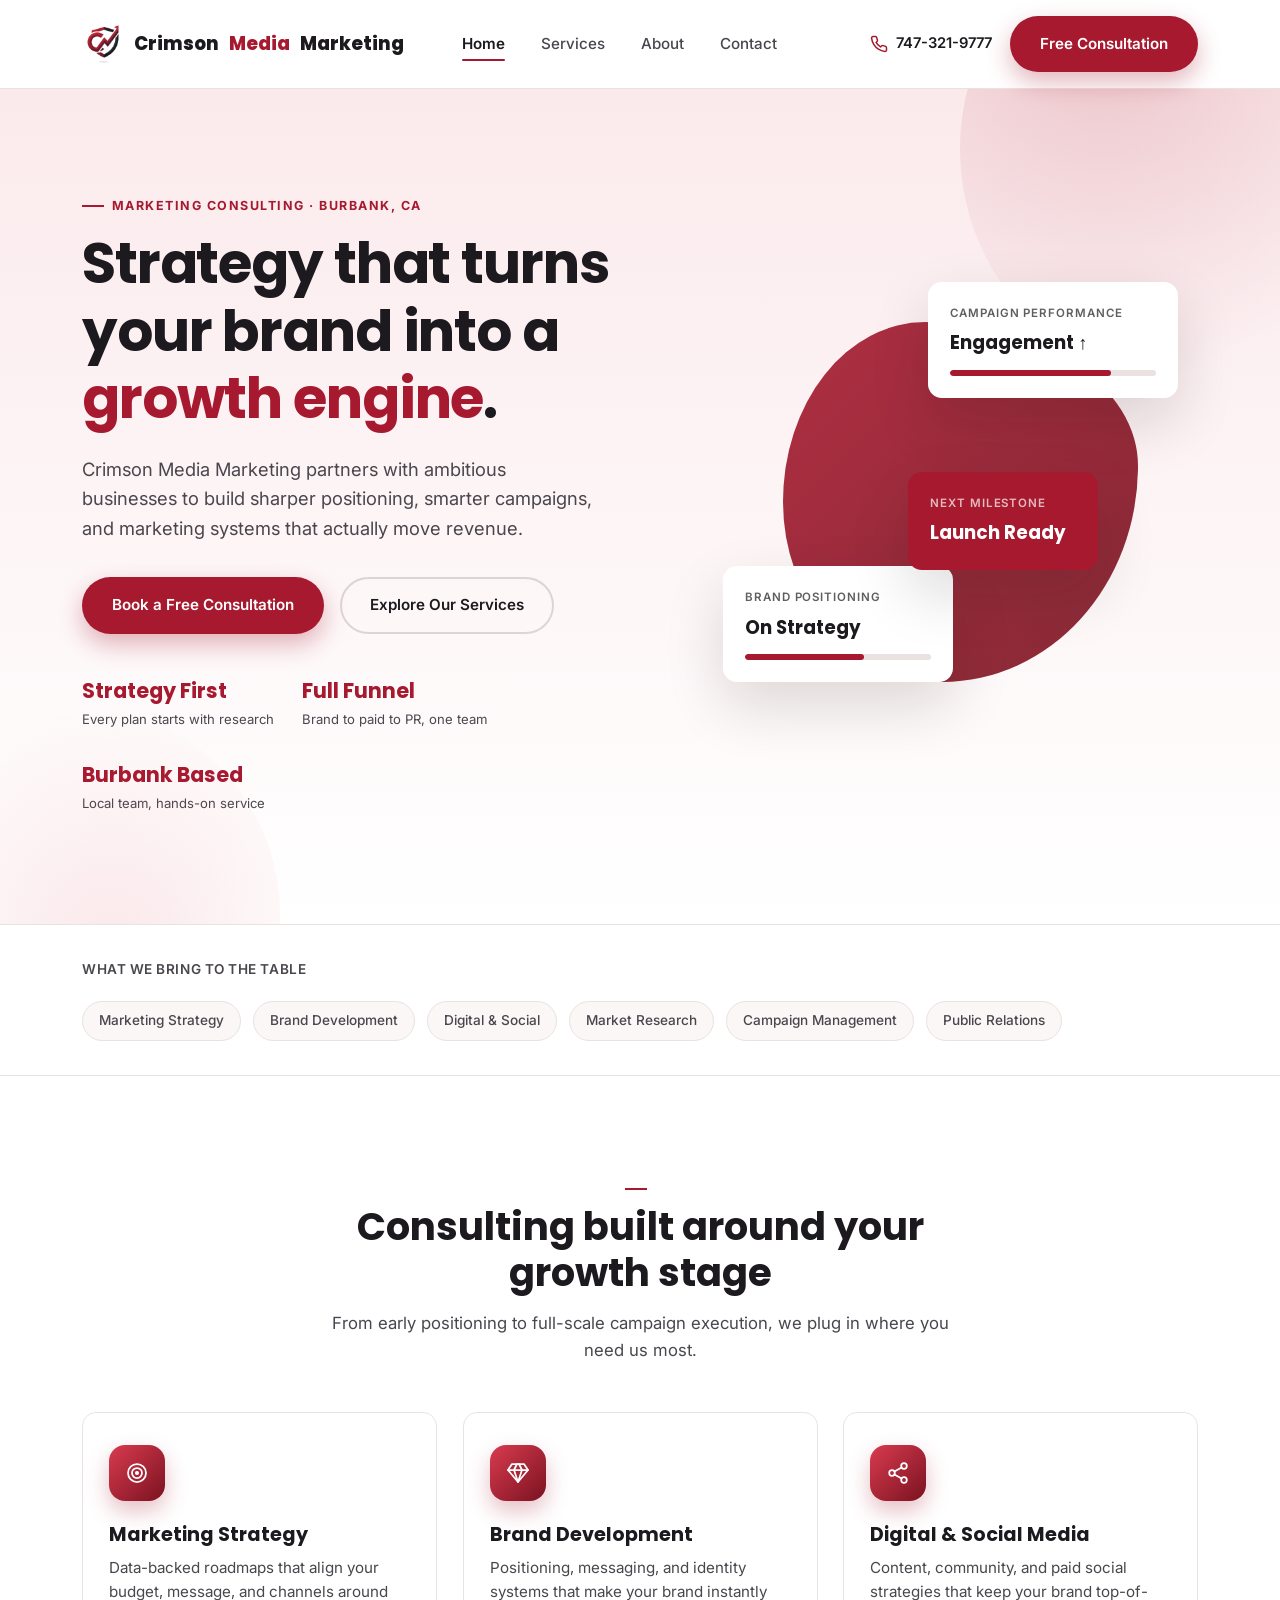
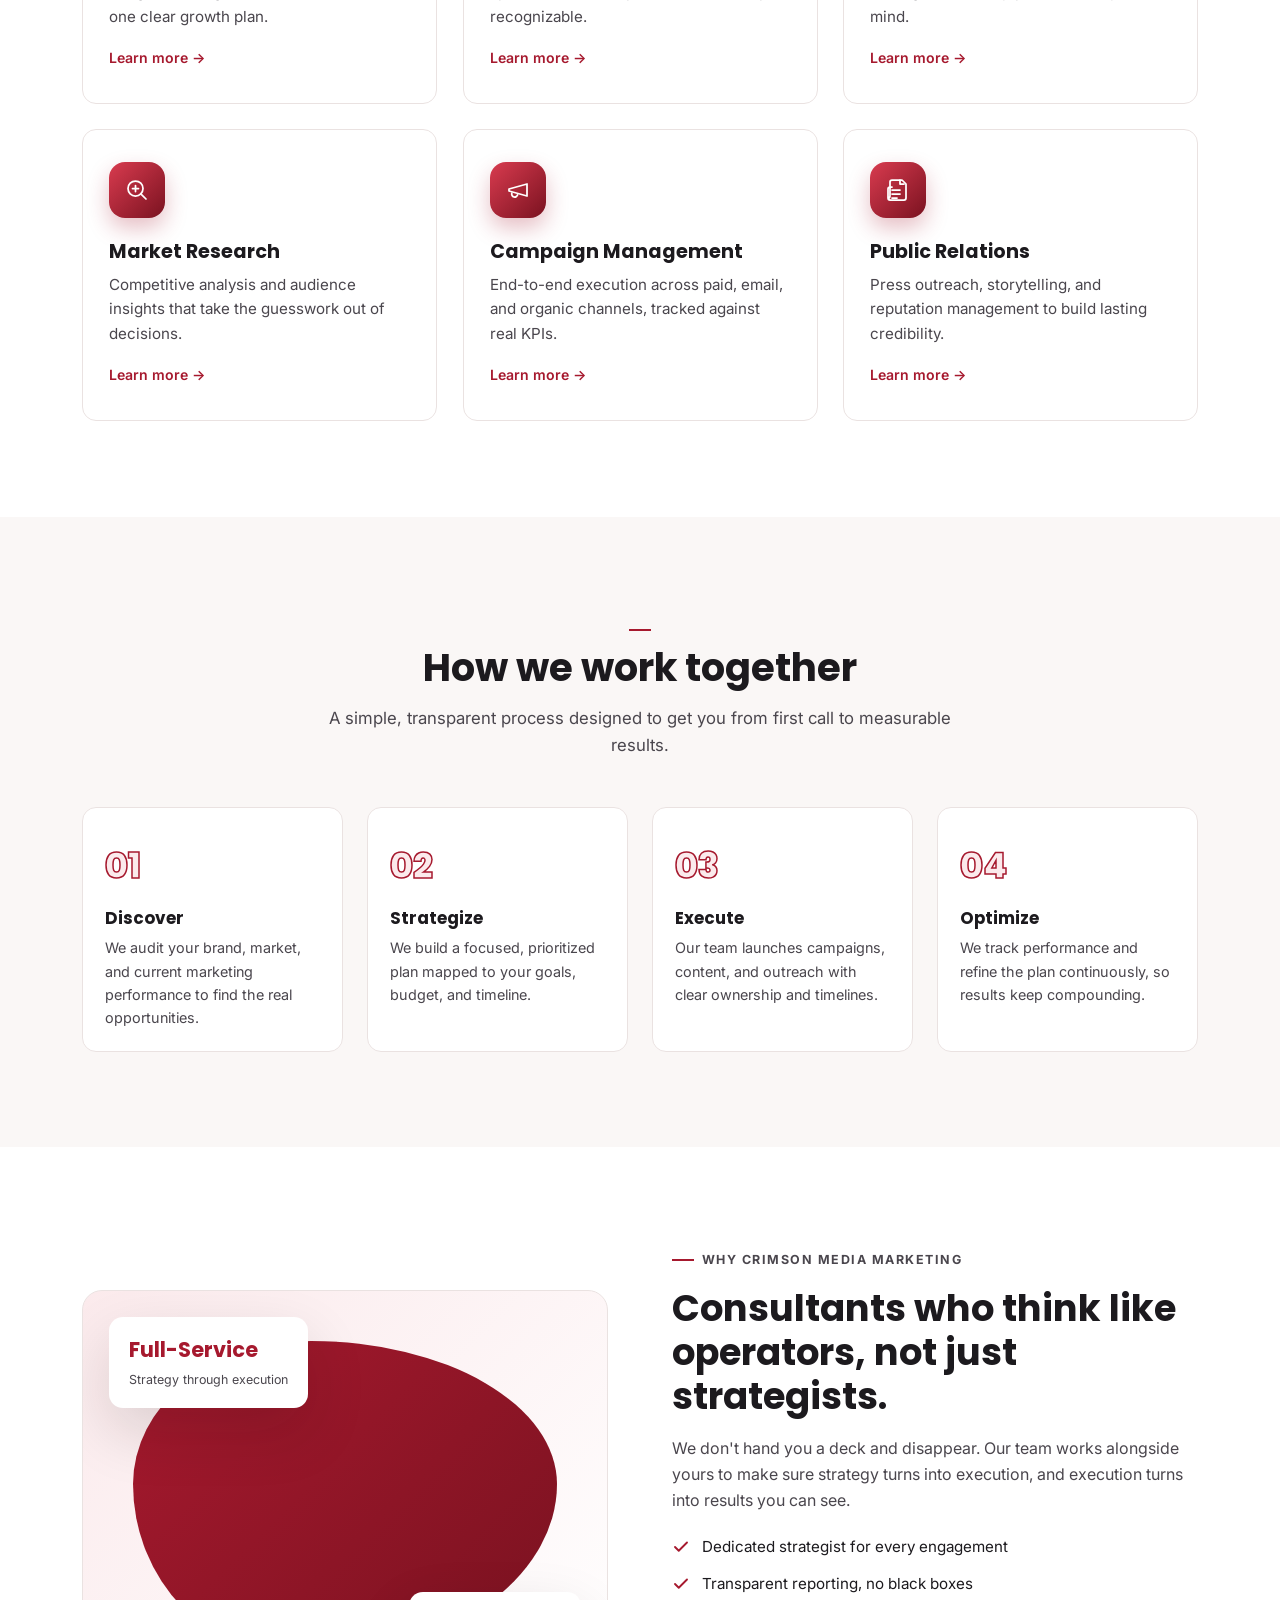
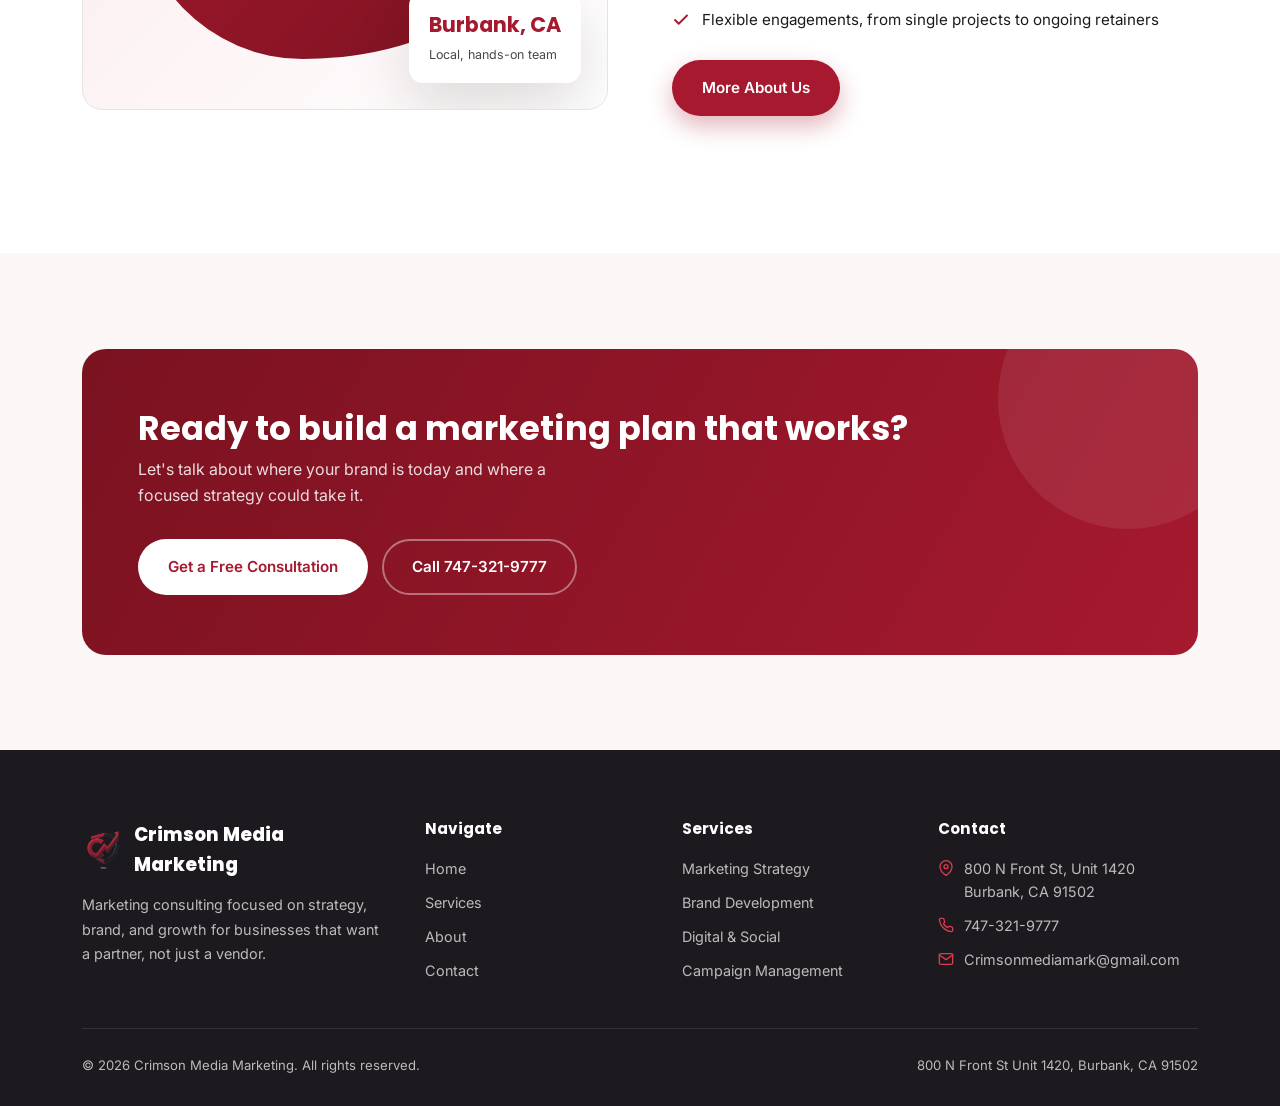
<file: index.html>
<!DOCTYPE html>
<html lang="en">
<head>
<meta charset="UTF-8">
<meta name="viewport" content="width=device-width, initial-scale=1.0">
<title>Crimson Media Marketing | Marketing Consulting in Burbank, CA</title>
<meta name="description" content="Crimson Media Marketing is a Burbank, CA marketing consulting firm helping brands grow with strategy, branding, digital marketing, and campaign management.">
<link rel="icon" type="image/png" href="assets/favicon.png">
<link rel="apple-touch-icon" href="assets/apple-touch-icon.png">
<link rel="stylesheet" href="css/style.css">
</head>
<body>

<header class="site-header">
  <nav class="nav">
    <a href="index.html" class="brand">
      <span class="mark"><img src="assets/logo-icon.png" alt="Crimson Media Marketing logo"></span>
      Crimson <span class="co">Media</span> Marketing
    </a>
    <ul class="nav-links">
      <li><a href="index.html" class="active">Home</a></li>
      <li><a href="services.html">Services</a></li>
      <li><a href="about.html">About</a></li>
      <li><a href="contact.html">Contact</a></li>
      <li><a href="contact.html" class="btn btn-primary nav-mobile-cta">Free Consultation</a></li>
    </ul>
    <div class="nav-cta">
      <a href="tel:7473219777" class="nav-phone">
        <svg width="18" height="18" viewBox="0 0 24 24" fill="none" stroke="currentColor" stroke-width="2" stroke-linecap="round" stroke-linejoin="round"><path d="M22 16.92v3a2 2 0 0 1-2.18 2 19.79 19.79 0 0 1-8.63-3.07 19.5 19.5 0 0 1-6-6 19.79 19.79 0 0 1-3.07-8.67A2 2 0 0 1 4.11 2h3a2 2 0 0 1 2 1.72c.127.96.361 1.903.7 2.81a2 2 0 0 1-.45 2.11L8.09 9.91a16 16 0 0 0 6 6l1.27-1.27a2 2 0 0 1 2.11-.45c.907.339 1.85.573 2.81.7A2 2 0 0 1 22 16.92z"></path></svg>
        747-321-9777
      </a>
      <a href="contact.html" class="btn btn-primary">Free Consultation</a>
      <button class="nav-toggle" aria-label="Toggle menu">
        <span></span><span></span><span></span>
      </button>
    </div>
  </nav>
</header>

<main>

  <!-- HERO -->
  <section class="hero">
    <div class="wrap hero-grid">
      <div>
        <p class="eyebrow">Marketing Consulting &middot; Burbank, CA</p>
        <h1>Strategy that turns your brand into a <em>growth engine</em>.</h1>
        <p class="lead">Crimson Media Marketing partners with ambitious businesses to build sharper positioning, smarter campaigns, and marketing systems that actually move revenue.</p>
        <div class="hero-actions">
          <a href="contact.html" class="btn btn-primary">Book a Free Consultation</a>
          <a href="services.html" class="btn btn-ghost">Explore Our Services</a>
        </div>
        <div class="hero-trust">
          <div><strong>Strategy&nbsp;First</strong><span>Every plan starts with research</span></div>
          <div><strong>Full&nbsp;Funnel</strong><span>Brand to paid to PR, one team</span></div>
          <div><strong>Burbank&nbsp;Based</strong><span>Local team, hands-on service</span></div>
        </div>
      </div>
      <div class="hero-visual reveal">
        <div class="hero-blob"></div>
        <div class="float-card card-1">
          <div class="fc-label">Campaign Performance</div>
          <div class="fc-value">Engagement ↑</div>
          <div class="fc-bar"><span style="width:78%"></span></div>
        </div>
        <div class="float-card card-2">
          <div class="fc-label">Brand Positioning</div>
          <div class="fc-value">On Strategy</div>
          <div class="fc-bar"><span style="width:64%"></span></div>
        </div>
        <div class="float-card card-3">
          <div class="fc-label">Next Milestone</div>
          <div class="fc-value">Launch Ready</div>
        </div>
      </div>
    </div>
  </section>

  <!-- STRIP -->
  <div class="strip">
    <div class="wrap">
      <p>What we bring to the table</p>
      <div class="strip-tags">
        <span>Marketing Strategy</span>
        <span>Brand Development</span>
        <span>Digital &amp; Social</span>
        <span>Market Research</span>
        <span>Campaign Management</span>
        <span>Public Relations</span>
      </div>
    </div>
  </div>

  <!-- SERVICES PREVIEW -->
  <section class="section">
    <div class="wrap">
      <div class="section-head center reveal">
        <p class="eyebrow" style="justify-content:center"><span></span></p>
        <h2>Consulting built around your growth stage</h2>
        <p>From early positioning to full-scale campaign execution, we plug in where you need us most.</p>
      </div>
      <div class="grid-services">

        <div class="service-card reveal">
          <div class="service-icon">
            <svg width="24" height="24" viewBox="0 0 24 24" fill="none" stroke="currentColor" stroke-linecap="round" stroke-linejoin="round"><circle cx="12" cy="12" r="9"></circle><circle cx="12" cy="12" r="5"></circle><circle cx="12" cy="12" r="1.2" fill="currentColor"></circle></svg>
          </div>
          <h3>Marketing Strategy</h3>
          <p>Data-backed roadmaps that align your budget, message, and channels around one clear growth plan.</p>
          <a href="services.html#strategy" class="more">Learn more →</a>
        </div>

        <div class="service-card reveal">
          <div class="service-icon">
            <svg width="24" height="24" viewBox="0 0 24 24" fill="none" stroke="currentColor" stroke-linecap="round" stroke-linejoin="round"><path d="M6 3h12l4 6-10 12L2 9Z"></path><path d="M11 3 8 9l4 12 4-12-3-6"></path><path d="M2 9h20"></path></svg>
          </div>
          <h3>Brand Development</h3>
          <p>Positioning, messaging, and identity systems that make your brand instantly recognizable.</p>
          <a href="services.html#brand" class="more">Learn more →</a>
        </div>

        <div class="service-card reveal">
          <div class="service-icon">
            <svg width="24" height="24" viewBox="0 0 24 24" fill="none" stroke="currentColor" stroke-linecap="round" stroke-linejoin="round"><circle cx="18" cy="5" r="2.8"></circle><circle cx="6" cy="12" r="2.8"></circle><circle cx="18" cy="19" r="2.8"></circle><path d="M8.4 10.6l7.2-4.2M8.4 13.4l7.2 4.2"></path></svg>
          </div>
          <h3>Digital &amp; Social Media</h3>
          <p>Content, community, and paid social strategies that keep your brand top-of-mind.</p>
          <a href="services.html#digital" class="more">Learn more →</a>
        </div>

        <div class="service-card reveal">
          <div class="service-icon">
            <svg width="24" height="24" viewBox="0 0 24 24" fill="none" stroke="currentColor" stroke-linecap="round" stroke-linejoin="round"><circle cx="10.5" cy="10.5" r="7.5"></circle><path d="M21 21l-5.2-5.2"></path><path d="M7.5 10.5h6M10.5 7.5v6"></path></svg>
          </div>
          <h3>Market Research</h3>
          <p>Competitive analysis and audience insights that take the guesswork out of decisions.</p>
          <a href="services.html#research" class="more">Learn more →</a>
        </div>

        <div class="service-card reveal">
          <div class="service-icon">
            <svg width="24" height="24" viewBox="0 0 24 24" fill="none" stroke="currentColor" stroke-linecap="round" stroke-linejoin="round"><path d="M3 11 21 6v12L3 13v-2z"></path><path d="M11.6 16.8a3 3 0 1 1-5.8-1.6"></path></svg>
          </div>
          <h3>Campaign Management</h3>
          <p>End-to-end execution across paid, email, and organic channels, tracked against real KPIs.</p>
          <a href="services.html#campaigns" class="more">Learn more →</a>
        </div>

        <div class="service-card reveal">
          <div class="service-icon">
            <svg width="24" height="24" viewBox="0 0 24 24" fill="none" stroke="currentColor" stroke-linecap="round" stroke-linejoin="round"><path d="M4 22h14a2 2 0 0 0 2-2V6l-4-4H6a2 2 0 0 0-2 2v14a2 2 0 0 1-2 2Zm0 0a2 2 0 0 1-2-2V11a2 2 0 0 1 2-2h2"></path><path d="M14 2v4h4"></path><path d="M6 12h8M6 16h8M6 20h5"></path></svg>
          </div>
          <h3>Public Relations</h3>
          <p>Press outreach, storytelling, and reputation management to build lasting credibility.</p>
          <a href="services.html#pr" class="more">Learn more →</a>
        </div>

      </div>
    </div>
  </section>

  <!-- PROCESS -->
  <section class="section alt">
    <div class="wrap">
      <div class="section-head center reveal">
        <p class="eyebrow" style="justify-content:center"></p>
        <h2>How we work together</h2>
        <p>A simple, transparent process designed to get you from first call to measurable results.</p>
      </div>
      <div class="process">
        <div class="process-step reveal">
          <span class="num">01</span>
          <h3>Discover</h3>
          <p>We audit your brand, market, and current marketing performance to find the real opportunities.</p>
        </div>
        <div class="process-step reveal">
          <span class="num">02</span>
          <h3>Strategize</h3>
          <p>We build a focused, prioritized plan mapped to your goals, budget, and timeline.</p>
        </div>
        <div class="process-step reveal">
          <span class="num">03</span>
          <h3>Execute</h3>
          <p>Our team launches campaigns, content, and outreach with clear ownership and timelines.</p>
        </div>
        <div class="process-step reveal">
          <span class="num">04</span>
          <h3>Optimize</h3>
          <p>We track performance and refine the plan continuously, so results keep compounding.</p>
        </div>
      </div>
    </div>
  </section>

  <!-- ABOUT PREVIEW -->
  <section class="section">
    <div class="wrap split">
      <div class="visual-block reveal">
        <div class="blob"></div>
        <div class="stat-pill p1">
          <strong>Full-Service</strong>
          <span>Strategy through execution</span>
        </div>
        <div class="stat-pill p2">
          <strong>Burbank, CA</strong>
          <span>Local, hands-on team</span>
        </div>
      </div>
      <div class="reveal">
        <p class="eyebrow">Why Crimson Media Marketing</p>
        <h2>Consultants who think like operators, not just strategists.</h2>
        <p>We don't hand you a deck and disappear. Our team works alongside yours to make sure strategy turns into execution, and execution turns into results you can see.</p>
        <ul class="check-list">
          <li><svg width="18" height="18" viewBox="0 0 24 24" fill="none" stroke="currentColor" stroke-width="2.5" stroke-linecap="round" stroke-linejoin="round"><polyline points="20 6 9 17 4 12"></polyline></svg> Dedicated strategist for every engagement</li>
          <li><svg width="18" height="18" viewBox="0 0 24 24" fill="none" stroke="currentColor" stroke-width="2.5" stroke-linecap="round" stroke-linejoin="round"><polyline points="20 6 9 17 4 12"></polyline></svg> Transparent reporting, no black boxes</li>
          <li><svg width="18" height="18" viewBox="0 0 24 24" fill="none" stroke="currentColor" stroke-width="2.5" stroke-linecap="round" stroke-linejoin="round"><polyline points="20 6 9 17 4 12"></polyline></svg> Flexible engagements, from single projects to ongoing retainers</li>
        </ul>
        <div class="hero-actions" style="margin-top:28px;">
          <a href="about.html" class="btn btn-primary">More About Us</a>
        </div>
      </div>
    </div>
  </section>

  <!-- CTA -->
  <section class="section alt">
    <div class="wrap">
      <div class="cta-band reveal">
        <div>
          <h2>Ready to build a marketing plan that works?</h2>
          <p>Let's talk about where your brand is today and where a focused strategy could take it.</p>
        </div>
        <div class="cta-actions">
          <a href="contact.html" class="btn btn-light">Get a Free Consultation</a>
          <a href="tel:7473219777" class="btn btn-ghost" style="border-color:rgba(255,255,255,0.4); color:#fff;">Call 747-321-9777</a>
        </div>
      </div>
    </div>
  </section>

</main>

<footer class="site-footer">
  <div class="wrap">
    <div class="footer-grid">
      <div class="footer-brand">
        <a href="index.html" class="brand"><span class="mark"><img src="assets/logo-icon.png" alt="Crimson Media Marketing logo"></span>Crimson Media Marketing</a>
        <p>Marketing consulting focused on strategy, brand, and growth for businesses that want a partner, not just a vendor.</p>
      </div>
      <div class="footer-col">
        <h4>Navigate</h4>
        <ul>
          <li><a href="index.html">Home</a></li>
          <li><a href="services.html">Services</a></li>
          <li><a href="about.html">About</a></li>
          <li><a href="contact.html">Contact</a></li>
        </ul>
      </div>
      <div class="footer-col">
        <h4>Services</h4>
        <ul>
          <li><a href="services.html#strategy">Marketing Strategy</a></li>
          <li><a href="services.html#brand">Brand Development</a></li>
          <li><a href="services.html#digital">Digital &amp; Social</a></li>
          <li><a href="services.html#campaigns">Campaign Management</a></li>
        </ul>
      </div>
      <div class="footer-col">
        <h4>Contact</h4>
        <ul>
          <li><svg width="16" height="16" viewBox="0 0 24 24" fill="none" stroke="currentColor" stroke-width="2" stroke-linecap="round" stroke-linejoin="round"><path d="M21 10c0 7-9 13-9 13s-9-6-9-13a9 9 0 0 1 18 0z"></path><circle cx="12" cy="10" r="3"></circle></svg> 800 N Front St, Unit 1420<br>Burbank, CA 91502</li>
          <li><svg width="16" height="16" viewBox="0 0 24 24" fill="none" stroke="currentColor" stroke-width="2" stroke-linecap="round" stroke-linejoin="round"><path d="M22 16.92v3a2 2 0 0 1-2.18 2 19.79 19.79 0 0 1-8.63-3.07 19.5 19.5 0 0 1-6-6 19.79 19.79 0 0 1-3.07-8.67A2 2 0 0 1 4.11 2h3a2 2 0 0 1 2 1.72c.127.96.361 1.903.7 2.81a2 2 0 0 1-.45 2.11L8.09 9.91a16 16 0 0 0 6 6l1.27-1.27a2 2 0 0 1 2.11-.45c.907.339 1.85.573 2.81.7A2 2 0 0 1 22 16.92z"></path></svg> <a href="tel:7473219777">747-321-9777</a></li>
          <li><svg width="16" height="16" viewBox="0 0 24 24" fill="none" stroke="currentColor" stroke-width="2" stroke-linecap="round" stroke-linejoin="round"><path d="M4 4h16v16H4z" opacity="0"></path><path d="M22 6l-10 7L2 6"></path><rect x="2" y="4" width="20" height="16" rx="2"></rect></svg> <a href="mailto:Crimsonmediamark@gmail.com">Crimsonmediamark@gmail.com</a></li>
        </ul>
      </div>
    </div>
    <div class="footer-bottom">
      <span>&copy; <span id="year"></span> Crimson Media Marketing. All rights reserved.</span>
      <span>800 N Front St Unit 1420, Burbank, CA 91502</span>
    </div>
  </div>
</footer>

<script src="js/script.js"></script>
<script>document.getElementById('year').textContent = new Date().getFullYear();</script>
</body>
</html>
</file>
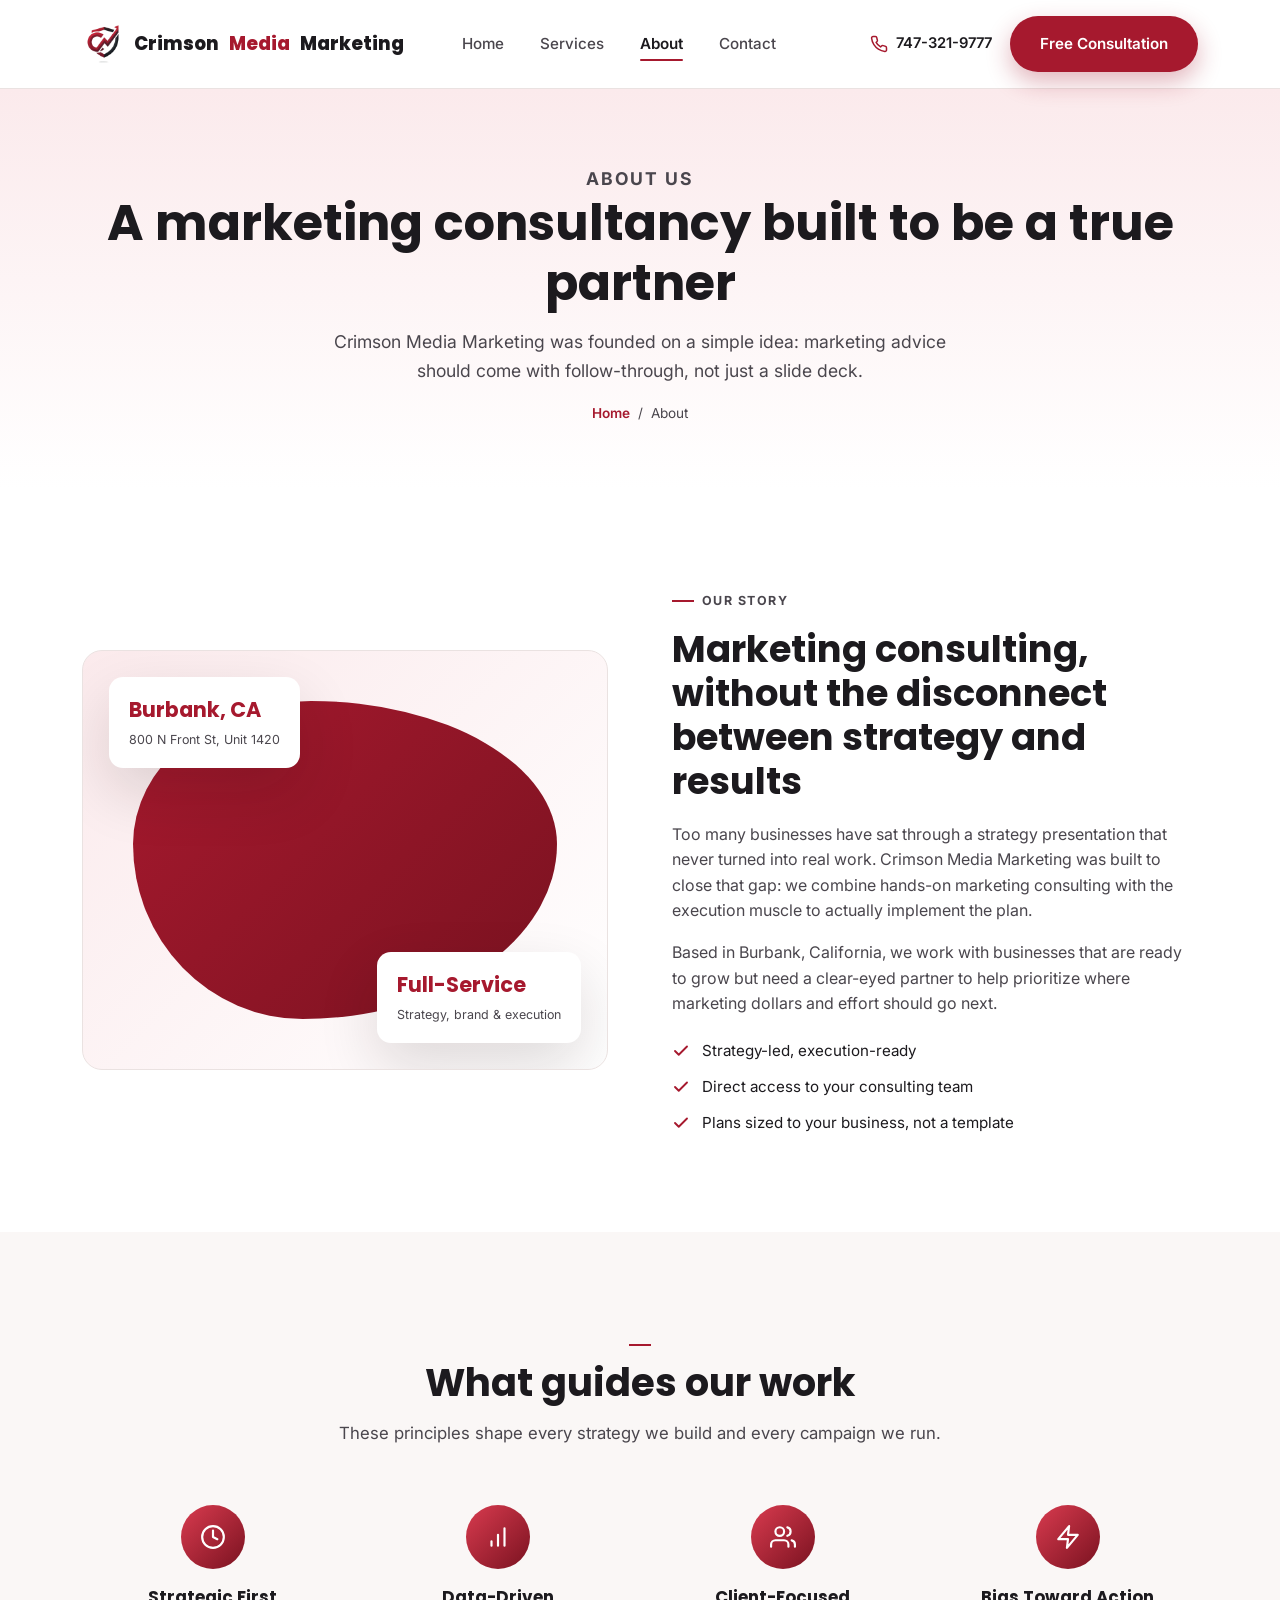
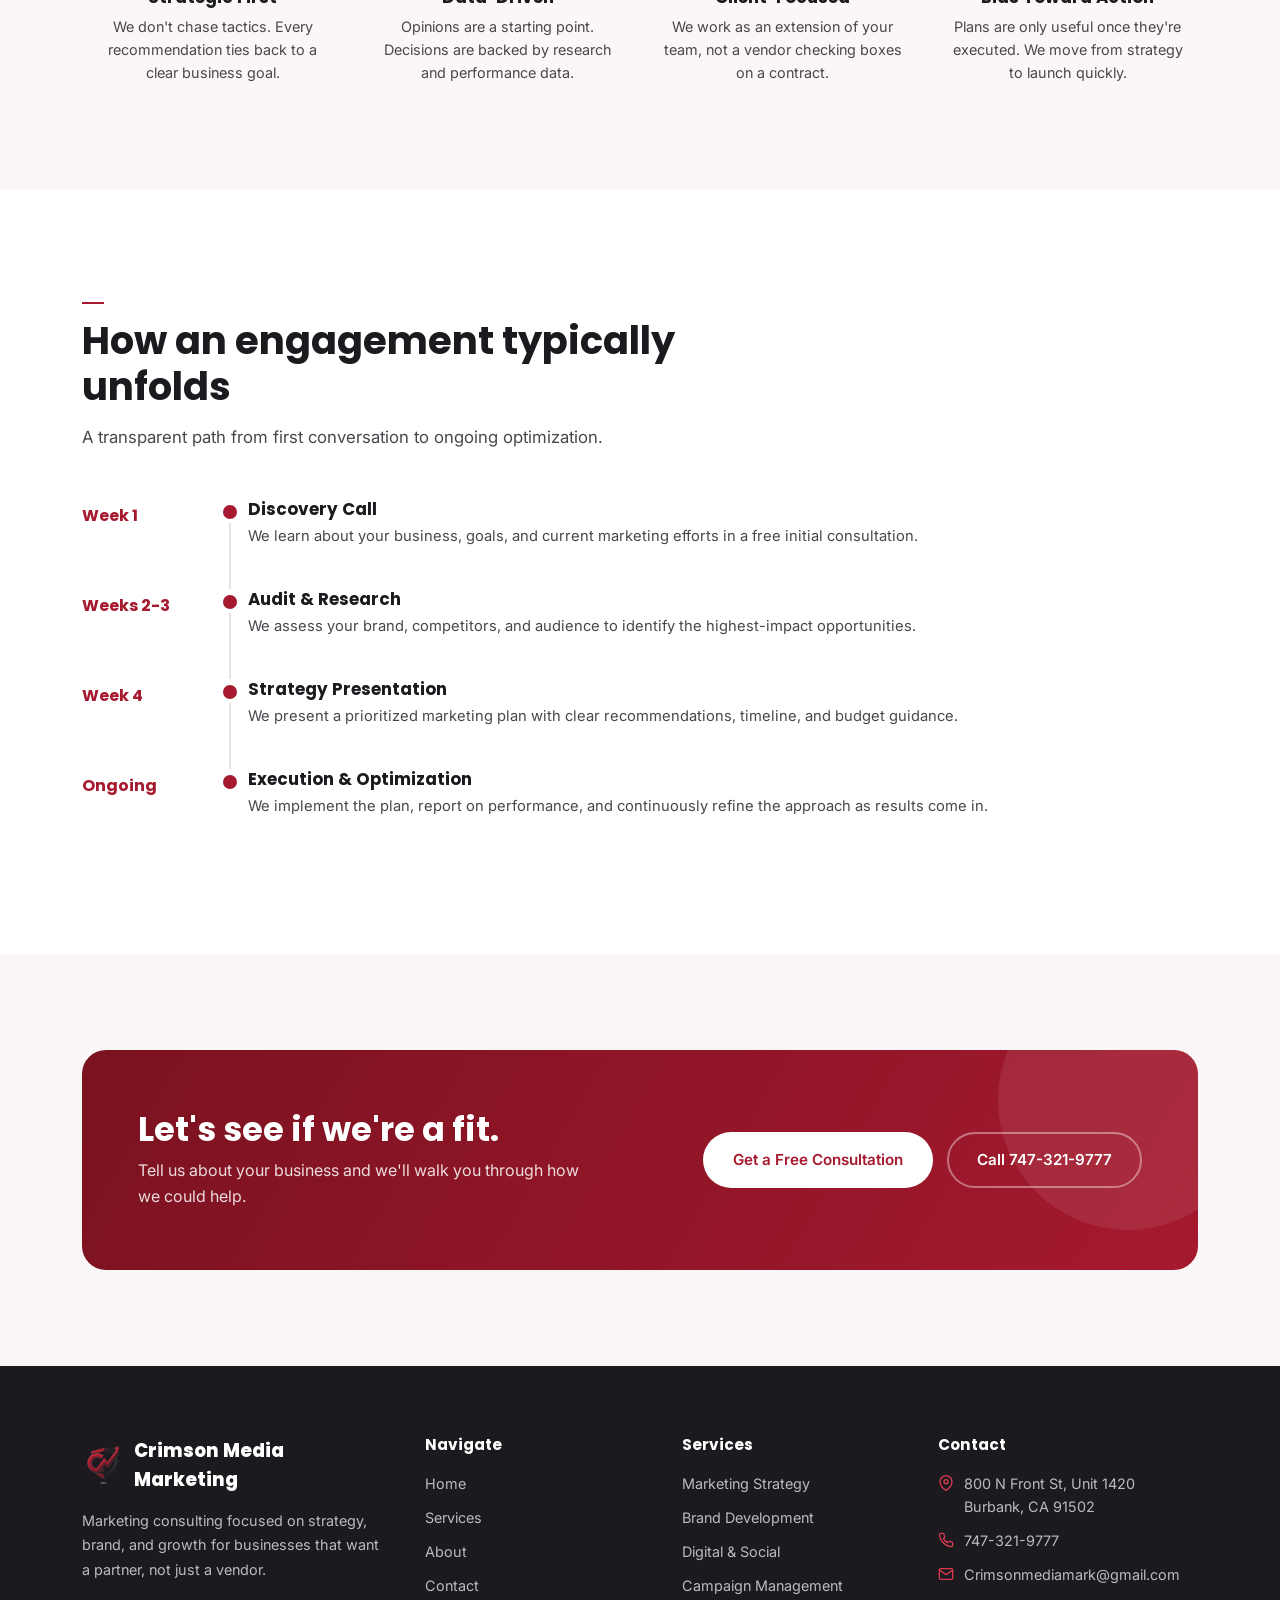
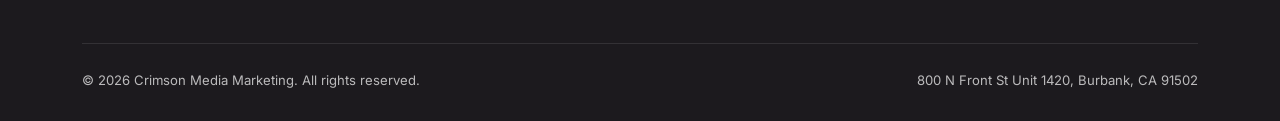
<file: about.html>
<!DOCTYPE html>
<html lang="en">
<head>
<meta charset="UTF-8">
<meta name="viewport" content="width=device-width, initial-scale=1.0">
<title>About Us | Crimson Media Marketing</title>
<meta name="description" content="Crimson Media Marketing is a Burbank, CA based marketing consulting firm. Learn about our approach, values, and how we work with clients.">
<link rel="icon" type="image/png" href="assets/favicon.png">
<link rel="apple-touch-icon" href="assets/apple-touch-icon.png">
<link rel="stylesheet" href="css/style.css">
</head>
<body>

<header class="site-header">
  <nav class="nav">
    <a href="index.html" class="brand">
      <span class="mark"><img src="assets/logo-icon.png" alt="Crimson Media Marketing logo"></span>
      Crimson <span class="co">Media</span> Marketing
    </a>
    <ul class="nav-links">
      <li><a href="index.html">Home</a></li>
      <li><a href="services.html">Services</a></li>
      <li><a href="about.html" class="active">About</a></li>
      <li><a href="contact.html">Contact</a></li>
      <li><a href="contact.html" class="btn btn-primary nav-mobile-cta">Free Consultation</a></li>
    </ul>
    <div class="nav-cta">
      <a href="tel:7473219777" class="nav-phone">
        <svg width="18" height="18" viewBox="0 0 24 24" fill="none" stroke="currentColor" stroke-width="2" stroke-linecap="round" stroke-linejoin="round"><path d="M22 16.92v3a2 2 0 0 1-2.18 2 19.79 19.79 0 0 1-8.63-3.07 19.5 19.5 0 0 1-6-6 19.79 19.79 0 0 1-3.07-8.67A2 2 0 0 1 4.11 2h3a2 2 0 0 1 2 1.72c.127.96.361 1.903.7 2.81a2 2 0 0 1-.45 2.11L8.09 9.91a16 16 0 0 0 6 6l1.27-1.27a2 2 0 0 1 2.11-.45c.907.339 1.85.573 2.81.7A2 2 0 0 1 22 16.92z"></path></svg>
        747-321-9777
      </a>
      <a href="contact.html" class="btn btn-primary">Free Consultation</a>
      <button class="nav-toggle" aria-label="Toggle menu">
        <span></span><span></span><span></span>
      </button>
    </div>
  </nav>
</header>

<main>

  <section class="page-hero">
    <div class="wrap">
      <p class="eyebrow">About Us</p>
      <h1>A marketing consultancy built to be a true partner</h1>
      <p>Crimson Media Marketing was founded on a simple idea: marketing advice should come with follow-through, not just a slide deck.</p>
      <div class="breadcrumb"><a href="index.html">Home</a><span>/</span><span>About</span></div>
    </div>
  </section>

  <!-- STORY -->
  <section class="section">
    <div class="wrap split">
      <div class="visual-block reveal">
        <div class="blob"></div>
        <div class="stat-pill p1"><strong>Burbank, CA</strong><span>800 N Front St, Unit 1420</span></div>
        <div class="stat-pill p2"><strong>Full-Service</strong><span>Strategy, brand &amp; execution</span></div>
      </div>
      <div class="reveal">
        <p class="eyebrow">Our Story</p>
        <h2>Marketing consulting, without the disconnect between strategy and results</h2>
        <p>Too many businesses have sat through a strategy presentation that never turned into real work. Crimson Media Marketing was built to close that gap: we combine hands-on marketing consulting with the execution muscle to actually implement the plan.</p>
        <p>Based in Burbank, California, we work with businesses that are ready to grow but need a clear-eyed partner to help prioritize where marketing dollars and effort should go next.</p>
        <ul class="check-list">
          <li><svg width="18" height="18" viewBox="0 0 24 24" fill="none" stroke="currentColor" stroke-width="2.5" stroke-linecap="round" stroke-linejoin="round"><polyline points="20 6 9 17 4 12"></polyline></svg> Strategy-led, execution-ready</li>
          <li><svg width="18" height="18" viewBox="0 0 24 24" fill="none" stroke="currentColor" stroke-width="2.5" stroke-linecap="round" stroke-linejoin="round"><polyline points="20 6 9 17 4 12"></polyline></svg> Direct access to your consulting team</li>
          <li><svg width="18" height="18" viewBox="0 0 24 24" fill="none" stroke="currentColor" stroke-width="2.5" stroke-linecap="round" stroke-linejoin="round"><polyline points="20 6 9 17 4 12"></polyline></svg> Plans sized to your business, not a template</li>
        </ul>
      </div>
    </div>
  </section>

  <!-- VALUES -->
  <section class="section alt">
    <div class="wrap">
      <div class="section-head center reveal">
        <p class="eyebrow" style="justify-content:center"></p>
        <h2>What guides our work</h2>
        <p>These principles shape every strategy we build and every campaign we run.</p>
      </div>
      <div class="values-grid">
        <div class="value-card reveal">
          <div class="value-icon">
            <svg width="26" height="26" viewBox="0 0 24 24" fill="none" stroke="currentColor" stroke-width="2" stroke-linecap="round" stroke-linejoin="round"><circle cx="12" cy="12" r="10"></circle><path d="M12 6v6l4 2"></path></svg>
          </div>
          <h3>Strategic First</h3>
          <p>We don't chase tactics. Every recommendation ties back to a clear business goal.</p>
        </div>
        <div class="value-card reveal">
          <div class="value-icon">
            <svg width="26" height="26" viewBox="0 0 24 24" fill="none" stroke="currentColor" stroke-width="2" stroke-linecap="round" stroke-linejoin="round"><path d="M12 20V10M18 20V4M6 20v-4"></path></svg>
          </div>
          <h3>Data-Driven</h3>
          <p>Opinions are a starting point. Decisions are backed by research and performance data.</p>
        </div>
        <div class="value-card reveal">
          <div class="value-icon">
            <svg width="26" height="26" viewBox="0 0 24 24" fill="none" stroke="currentColor" stroke-width="2" stroke-linecap="round" stroke-linejoin="round"><path d="M17 21v-2a4 4 0 0 0-4-4H5a4 4 0 0 0-4 4v2"></path><circle cx="9" cy="7" r="4"></circle><path d="M23 21v-2a4 4 0 0 0-3-3.87"></path><path d="M16 3.13a4 4 0 0 1 0 7.75"></path></svg>
          </div>
          <h3>Client-Focused</h3>
          <p>We work as an extension of your team, not a vendor checking boxes on a contract.</p>
        </div>
        <div class="value-card reveal">
          <div class="value-icon">
            <svg width="26" height="26" viewBox="0 0 24 24" fill="none" stroke="currentColor" stroke-width="2" stroke-linecap="round" stroke-linejoin="round"><path d="M13 2L3 14h9l-1 8 10-12h-9l1-8z"></path></svg>
          </div>
          <h3>Bias Toward Action</h3>
          <p>Plans are only useful once they're executed. We move from strategy to launch quickly.</p>
        </div>
      </div>
    </div>
  </section>

  <!-- APPROACH TIMELINE -->
  <section class="section">
    <div class="wrap">
      <div class="section-head reveal">
        <p class="eyebrow"></p>
        <h2>How an engagement typically unfolds</h2>
        <p>A transparent path from first conversation to ongoing optimization.</p>
      </div>
      <div class="timeline">
        <div class="timeline-item reveal">
          <div class="t-year">Week 1</div>
          <div class="t-line"><span class="t-dot"></span><span class="t-rail"></span></div>
          <div class="t-body">
            <h3>Discovery Call</h3>
            <p>We learn about your business, goals, and current marketing efforts in a free initial consultation.</p>
          </div>
        </div>
        <div class="timeline-item reveal">
          <div class="t-year">Weeks 2-3</div>
          <div class="t-line"><span class="t-dot"></span><span class="t-rail"></span></div>
          <div class="t-body">
            <h3>Audit &amp; Research</h3>
            <p>We assess your brand, competitors, and audience to identify the highest-impact opportunities.</p>
          </div>
        </div>
        <div class="timeline-item reveal">
          <div class="t-year">Week 4</div>
          <div class="t-line"><span class="t-dot"></span><span class="t-rail"></span></div>
          <div class="t-body">
            <h3>Strategy Presentation</h3>
            <p>We present a prioritized marketing plan with clear recommendations, timeline, and budget guidance.</p>
          </div>
        </div>
        <div class="timeline-item reveal">
          <div class="t-year">Ongoing</div>
          <div class="t-line"><span class="t-dot"></span></div>
          <div class="t-body">
            <h3>Execution &amp; Optimization</h3>
            <p>We implement the plan, report on performance, and continuously refine the approach as results come in.</p>
          </div>
        </div>
      </div>
    </div>
  </section>

  <section class="section alt">
    <div class="wrap">
      <div class="cta-band reveal">
        <div>
          <h2>Let's see if we're a fit.</h2>
          <p>Tell us about your business and we'll walk you through how we could help.</p>
        </div>
        <div class="cta-actions">
          <a href="contact.html" class="btn btn-light">Get a Free Consultation</a>
          <a href="tel:7473219777" class="btn btn-ghost" style="border-color:rgba(255,255,255,0.4); color:#fff;">Call 747-321-9777</a>
        </div>
      </div>
    </div>
  </section>

</main>

<footer class="site-footer">
  <div class="wrap">
    <div class="footer-grid">
      <div class="footer-brand">
        <a href="index.html" class="brand"><span class="mark"><img src="assets/logo-icon.png" alt="Crimson Media Marketing logo"></span>Crimson Media Marketing</a>
        <p>Marketing consulting focused on strategy, brand, and growth for businesses that want a partner, not just a vendor.</p>
      </div>
      <div class="footer-col">
        <h4>Navigate</h4>
        <ul>
          <li><a href="index.html">Home</a></li>
          <li><a href="services.html">Services</a></li>
          <li><a href="about.html">About</a></li>
          <li><a href="contact.html">Contact</a></li>
        </ul>
      </div>
      <div class="footer-col">
        <h4>Services</h4>
        <ul>
          <li><a href="services.html#strategy">Marketing Strategy</a></li>
          <li><a href="services.html#brand">Brand Development</a></li>
          <li><a href="services.html#digital">Digital &amp; Social</a></li>
          <li><a href="services.html#campaigns">Campaign Management</a></li>
        </ul>
      </div>
      <div class="footer-col">
        <h4>Contact</h4>
        <ul>
          <li><svg width="16" height="16" viewBox="0 0 24 24" fill="none" stroke="currentColor" stroke-width="2" stroke-linecap="round" stroke-linejoin="round"><path d="M21 10c0 7-9 13-9 13s-9-6-9-13a9 9 0 0 1 18 0z"></path><circle cx="12" cy="10" r="3"></circle></svg> 800 N Front St, Unit 1420<br>Burbank, CA 91502</li>
          <li><svg width="16" height="16" viewBox="0 0 24 24" fill="none" stroke="currentColor" stroke-width="2" stroke-linecap="round" stroke-linejoin="round"><path d="M22 16.92v3a2 2 0 0 1-2.18 2 19.79 19.79 0 0 1-8.63-3.07 19.5 19.5 0 0 1-6-6 19.79 19.79 0 0 1-3.07-8.67A2 2 0 0 1 4.11 2h3a2 2 0 0 1 2 1.72c.127.96.361 1.903.7 2.81a2 2 0 0 1-.45 2.11L8.09 9.91a16 16 0 0 0 6 6l1.27-1.27a2 2 0 0 1 2.11-.45c.907.339 1.85.573 2.81.7A2 2 0 0 1 22 16.92z"></path></svg> <a href="tel:7473219777">747-321-9777</a></li>
          <li><svg width="16" height="16" viewBox="0 0 24 24" fill="none" stroke="currentColor" stroke-width="2" stroke-linecap="round" stroke-linejoin="round"><path d="M4 4h16v16H4z" opacity="0"></path><path d="M22 6l-10 7L2 6"></path><rect x="2" y="4" width="20" height="16" rx="2"></rect></svg> <a href="mailto:Crimsonmediamark@gmail.com">Crimsonmediamark@gmail.com</a></li>
        </ul>
      </div>
    </div>
    <div class="footer-bottom">
      <span>&copy; <span id="year"></span> Crimson Media Marketing. All rights reserved.</span>
      <span>800 N Front St Unit 1420, Burbank, CA 91502</span>
    </div>
  </div>
</footer>

<script src="js/script.js"></script>
<script>document.getElementById('year').textContent = new Date().getFullYear();</script>
</body>
</html>
</file>
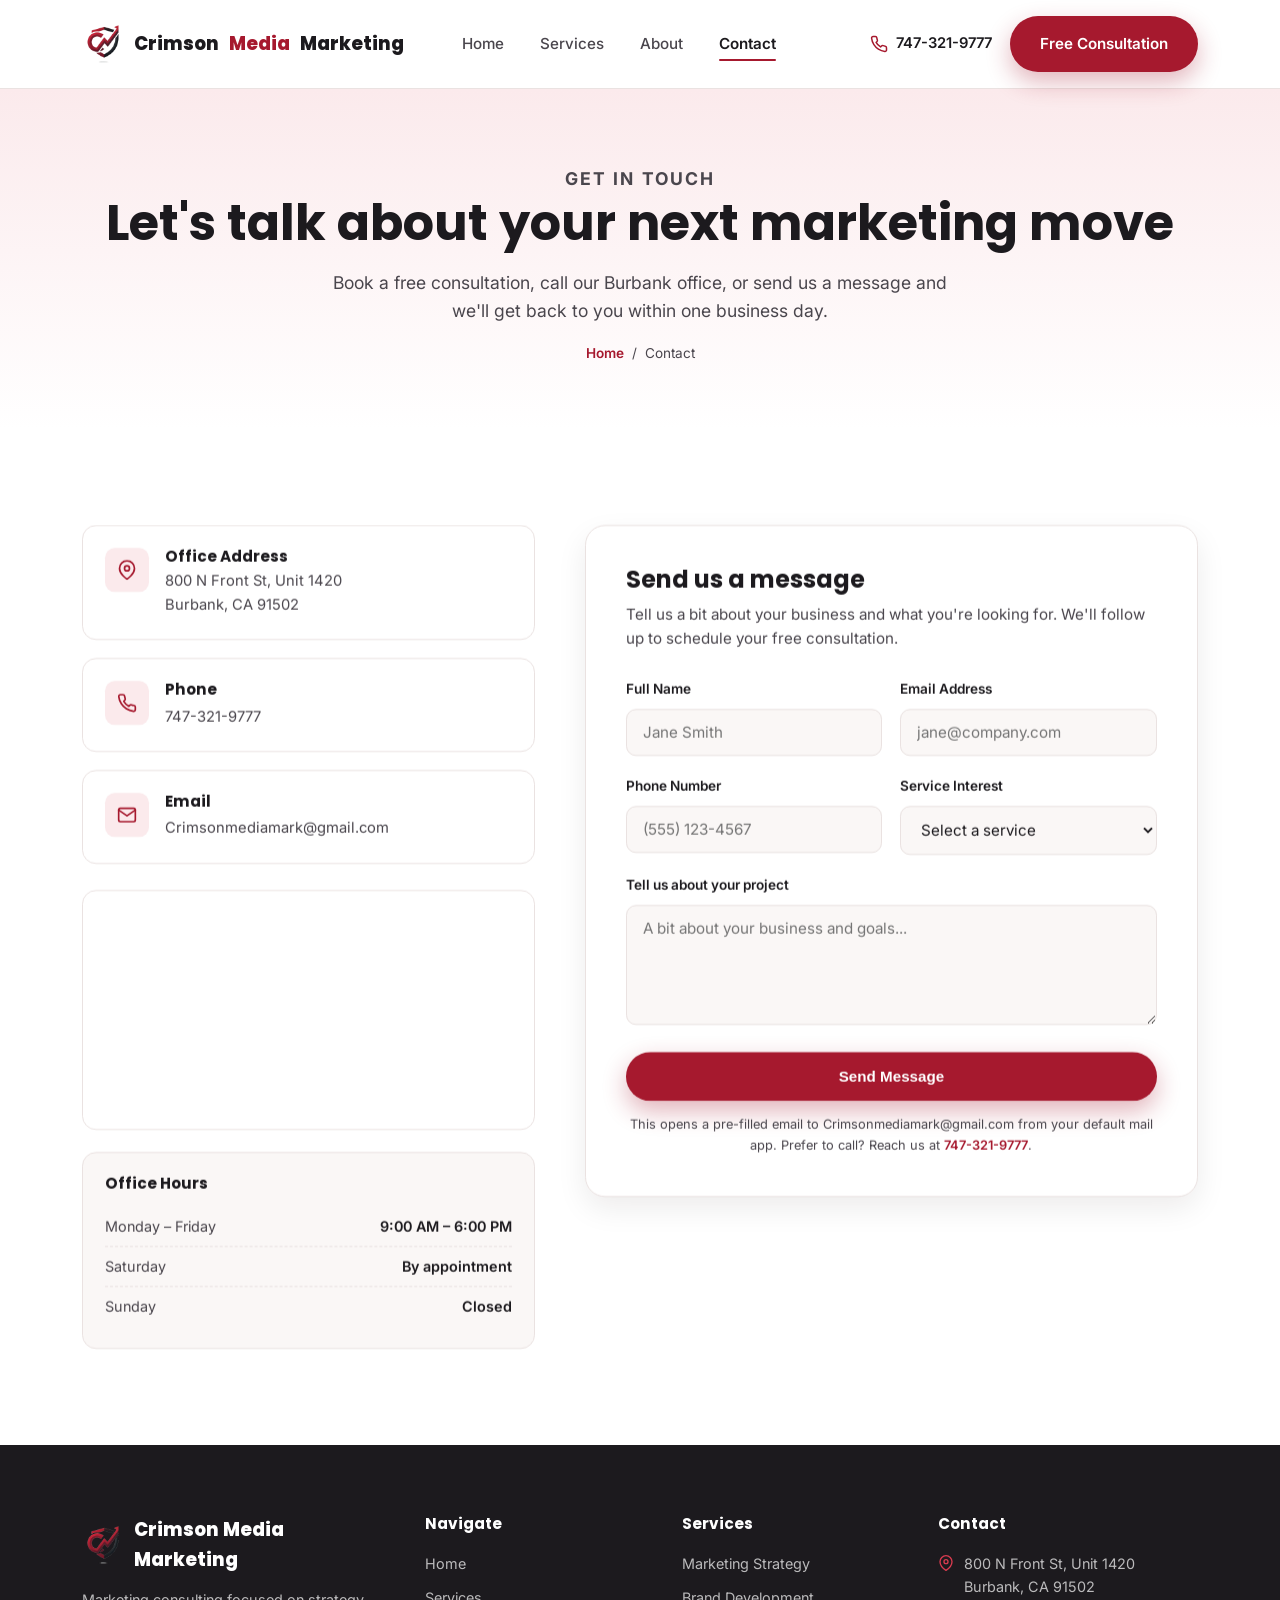
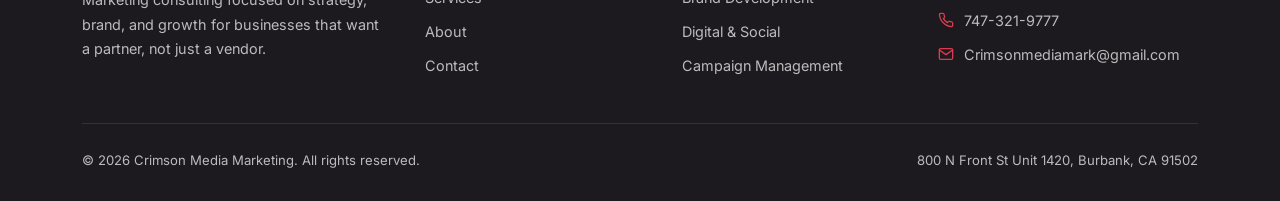
<file: contact.html>
<!DOCTYPE html>
<html lang="en">
<head>
<meta charset="UTF-8">
<meta name="viewport" content="width=device-width, initial-scale=1.0">
<title>Contact Us | Crimson Media Marketing</title>
<meta name="description" content="Contact Crimson Media Marketing in Burbank, CA. Call 747-321-9777, email Crimsonmediamark@gmail.com, or send us a message to book a free consultation.">
<link rel="icon" type="image/png" href="assets/favicon.png">
<link rel="apple-touch-icon" href="assets/apple-touch-icon.png">
<link rel="stylesheet" href="css/style.css">
</head>
<body>

<header class="site-header">
  <nav class="nav">
    <a href="index.html" class="brand">
      <span class="mark"><img src="assets/logo-icon.png" alt="Crimson Media Marketing logo"></span>
      Crimson <span class="co">Media</span> Marketing
    </a>
    <ul class="nav-links">
      <li><a href="index.html">Home</a></li>
      <li><a href="services.html">Services</a></li>
      <li><a href="about.html">About</a></li>
      <li><a href="contact.html" class="active">Contact</a></li>
      <li><a href="contact.html" class="btn btn-primary nav-mobile-cta">Free Consultation</a></li>
    </ul>
    <div class="nav-cta">
      <a href="tel:7473219777" class="nav-phone">
        <svg width="18" height="18" viewBox="0 0 24 24" fill="none" stroke="currentColor" stroke-width="2" stroke-linecap="round" stroke-linejoin="round"><path d="M22 16.92v3a2 2 0 0 1-2.18 2 19.79 19.79 0 0 1-8.63-3.07 19.5 19.5 0 0 1-6-6 19.79 19.79 0 0 1-3.07-8.67A2 2 0 0 1 4.11 2h3a2 2 0 0 1 2 1.72c.127.96.361 1.903.7 2.81a2 2 0 0 1-.45 2.11L8.09 9.91a16 16 0 0 0 6 6l1.27-1.27a2 2 0 0 1 2.11-.45c.907.339 1.85.573 2.81.7A2 2 0 0 1 22 16.92z"></path></svg>
        747-321-9777
      </a>
      <a href="contact.html" class="btn btn-primary">Free Consultation</a>
      <button class="nav-toggle" aria-label="Toggle menu">
        <span></span><span></span><span></span>
      </button>
    </div>
  </nav>
</header>

<main>

  <section class="page-hero">
    <div class="wrap">
      <p class="eyebrow">Get In Touch</p>
      <h1>Let's talk about your next marketing move</h1>
      <p>Book a free consultation, call our Burbank office, or send us a message and we'll get back to you within one business day.</p>
      <div class="breadcrumb"><a href="index.html">Home</a><span>/</span><span>Contact</span></div>
    </div>
  </section>

  <section class="section">
    <div class="wrap contact-grid">

      <div class="reveal">
        <div class="contact-cards">
          <div class="contact-card">
            <div class="ci">
              <svg width="20" height="20" viewBox="0 0 24 24" fill="none" stroke="currentColor" stroke-width="2" stroke-linecap="round" stroke-linejoin="round"><path d="M21 10c0 7-9 13-9 13s-9-6-9-13a9 9 0 0 1 18 0z"></path><circle cx="12" cy="10" r="3"></circle></svg>
            </div>
            <div>
              <h3>Office Address</h3>
              <p>800 N Front St, Unit 1420<br>Burbank, CA 91502</p>
            </div>
          </div>
          <div class="contact-card">
            <div class="ci">
              <svg width="20" height="20" viewBox="0 0 24 24" fill="none" stroke="currentColor" stroke-width="2" stroke-linecap="round" stroke-linejoin="round"><path d="M22 16.92v3a2 2 0 0 1-2.18 2 19.79 19.79 0 0 1-8.63-3.07 19.5 19.5 0 0 1-6-6 19.79 19.79 0 0 1-3.07-8.67A2 2 0 0 1 4.11 2h3a2 2 0 0 1 2 1.72c.127.96.361 1.903.7 2.81a2 2 0 0 1-.45 2.11L8.09 9.91a16 16 0 0 0 6 6l1.27-1.27a2 2 0 0 1 2.11-.45c.907.339 1.85.573 2.81.7A2 2 0 0 1 22 16.92z"></path></svg>
            </div>
            <div>
              <h3>Phone</h3>
              <a href="tel:7473219777">747-321-9777</a>
            </div>
          </div>
          <div class="contact-card">
            <div class="ci">
              <svg width="20" height="20" viewBox="0 0 24 24" fill="none" stroke="currentColor" stroke-width="2" stroke-linecap="round" stroke-linejoin="round"><path d="M22 6l-10 7L2 6"></path><rect x="2" y="4" width="20" height="16" rx="2"></rect></svg>
            </div>
            <div>
              <h3>Email</h3>
              <a href="mailto:Crimsonmediamark@gmail.com">Crimsonmediamark@gmail.com</a>
            </div>
          </div>
        </div>

        <div class="map-frame" style="margin-bottom:22px;">
          <iframe src="https://maps.google.com/maps?q=800%20N%20Front%20St%20Unit%201420%2C%20Burbank%2C%20CA%2091502&t=&z=15&ie=UTF8&iwloc=&output=embed" loading="lazy" referrerpolicy="no-referrer-when-downgrade" title="Crimson Media Marketing office location map"></iframe>
        </div>

        <div class="hours-card">
          <h3>Office Hours</h3>
          <div class="hours-row"><span>Monday – Friday</span><span>9:00 AM – 6:00 PM</span></div>
          <div class="hours-row"><span>Saturday</span><span>By appointment</span></div>
          <div class="hours-row"><span>Sunday</span><span>Closed</span></div>
        </div>
      </div>

      <div class="form-panel reveal">
        <h2>Send us a message</h2>
        <p>Tell us a bit about your business and what you're looking for. We'll follow up to schedule your free consultation.</p>
        <form id="contact-form" novalidate>
          <div class="form-row">
            <div class="field">
              <label for="name">Full Name</label>
              <input type="text" id="name" name="name" placeholder="Jane Smith" required>
            </div>
            <div class="field">
              <label for="email">Email Address</label>
              <input type="email" id="email" name="email" placeholder="jane@company.com" required>
            </div>
          </div>
          <div class="form-row">
            <div class="field">
              <label for="phone">Phone Number</label>
              <input type="tel" id="phone" name="phone" placeholder="(555) 123-4567">
            </div>
            <div class="field">
              <label for="service">Service Interest</label>
              <select id="service" name="service">
                <option value="">Select a service</option>
                <option>Marketing Strategy</option>
                <option>Brand Development</option>
                <option>Digital &amp; Social Media</option>
                <option>Market Research</option>
                <option>Campaign Management</option>
                <option>Public Relations</option>
                <option>Not sure yet</option>
              </select>
            </div>
          </div>
          <div class="field">
            <label for="message">Tell us about your project</label>
            <textarea id="message" name="message" placeholder="A bit about your business and goals..." required></textarea>
          </div>
          <button type="submit" class="btn btn-primary btn-block">Send Message</button>
          <div id="form-status" class="form-status"></div>
          <p class="form-note">This opens a pre-filled email to Crimsonmediamark@gmail.com from your default mail app. Prefer to call? Reach us at <a href="tel:7473219777" style="color:var(--crimson); font-weight:600;">747-321-9777</a>.</p>
        </form>
      </div>

    </div>
  </section>

</main>

<footer class="site-footer">
  <div class="wrap">
    <div class="footer-grid">
      <div class="footer-brand">
        <a href="index.html" class="brand"><span class="mark"><img src="assets/logo-icon.png" alt="Crimson Media Marketing logo"></span>Crimson Media Marketing</a>
        <p>Marketing consulting focused on strategy, brand, and growth for businesses that want a partner, not just a vendor.</p>
      </div>
      <div class="footer-col">
        <h4>Navigate</h4>
        <ul>
          <li><a href="index.html">Home</a></li>
          <li><a href="services.html">Services</a></li>
          <li><a href="about.html">About</a></li>
          <li><a href="contact.html">Contact</a></li>
        </ul>
      </div>
      <div class="footer-col">
        <h4>Services</h4>
        <ul>
          <li><a href="services.html#strategy">Marketing Strategy</a></li>
          <li><a href="services.html#brand">Brand Development</a></li>
          <li><a href="services.html#digital">Digital &amp; Social</a></li>
          <li><a href="services.html#campaigns">Campaign Management</a></li>
        </ul>
      </div>
      <div class="footer-col">
        <h4>Contact</h4>
        <ul>
          <li><svg width="16" height="16" viewBox="0 0 24 24" fill="none" stroke="currentColor" stroke-width="2" stroke-linecap="round" stroke-linejoin="round"><path d="M21 10c0 7-9 13-9 13s-9-6-9-13a9 9 0 0 1 18 0z"></path><circle cx="12" cy="10" r="3"></circle></svg> 800 N Front St, Unit 1420<br>Burbank, CA 91502</li>
          <li><svg width="16" height="16" viewBox="0 0 24 24" fill="none" stroke="currentColor" stroke-width="2" stroke-linecap="round" stroke-linejoin="round"><path d="M22 16.92v3a2 2 0 0 1-2.18 2 19.79 19.79 0 0 1-8.63-3.07 19.5 19.5 0 0 1-6-6 19.79 19.79 0 0 1-3.07-8.67A2 2 0 0 1 4.11 2h3a2 2 0 0 1 2 1.72c.127.96.361 1.903.7 2.81a2 2 0 0 1-.45 2.11L8.09 9.91a16 16 0 0 0 6 6l1.27-1.27a2 2 0 0 1 2.11-.45c.907.339 1.85.573 2.81.7A2 2 0 0 1 22 16.92z"></path></svg> <a href="tel:7473219777">747-321-9777</a></li>
          <li><svg width="16" height="16" viewBox="0 0 24 24" fill="none" stroke="currentColor" stroke-width="2" stroke-linecap="round" stroke-linejoin="round"><path d="M4 4h16v16H4z" opacity="0"></path><path d="M22 6l-10 7L2 6"></path><rect x="2" y="4" width="20" height="16" rx="2"></rect></svg> <a href="mailto:Crimsonmediamark@gmail.com">Crimsonmediamark@gmail.com</a></li>
        </ul>
      </div>
    </div>
    <div class="footer-bottom">
      <span>&copy; <span id="year"></span> Crimson Media Marketing. All rights reserved.</span>
      <span>800 N Front St Unit 1420, Burbank, CA 91502</span>
    </div>
  </div>
</footer>

<script src="js/script.js"></script>
<script>document.getElementById('year').textContent = new Date().getFullYear();</script>
</body>
</html>
</file>
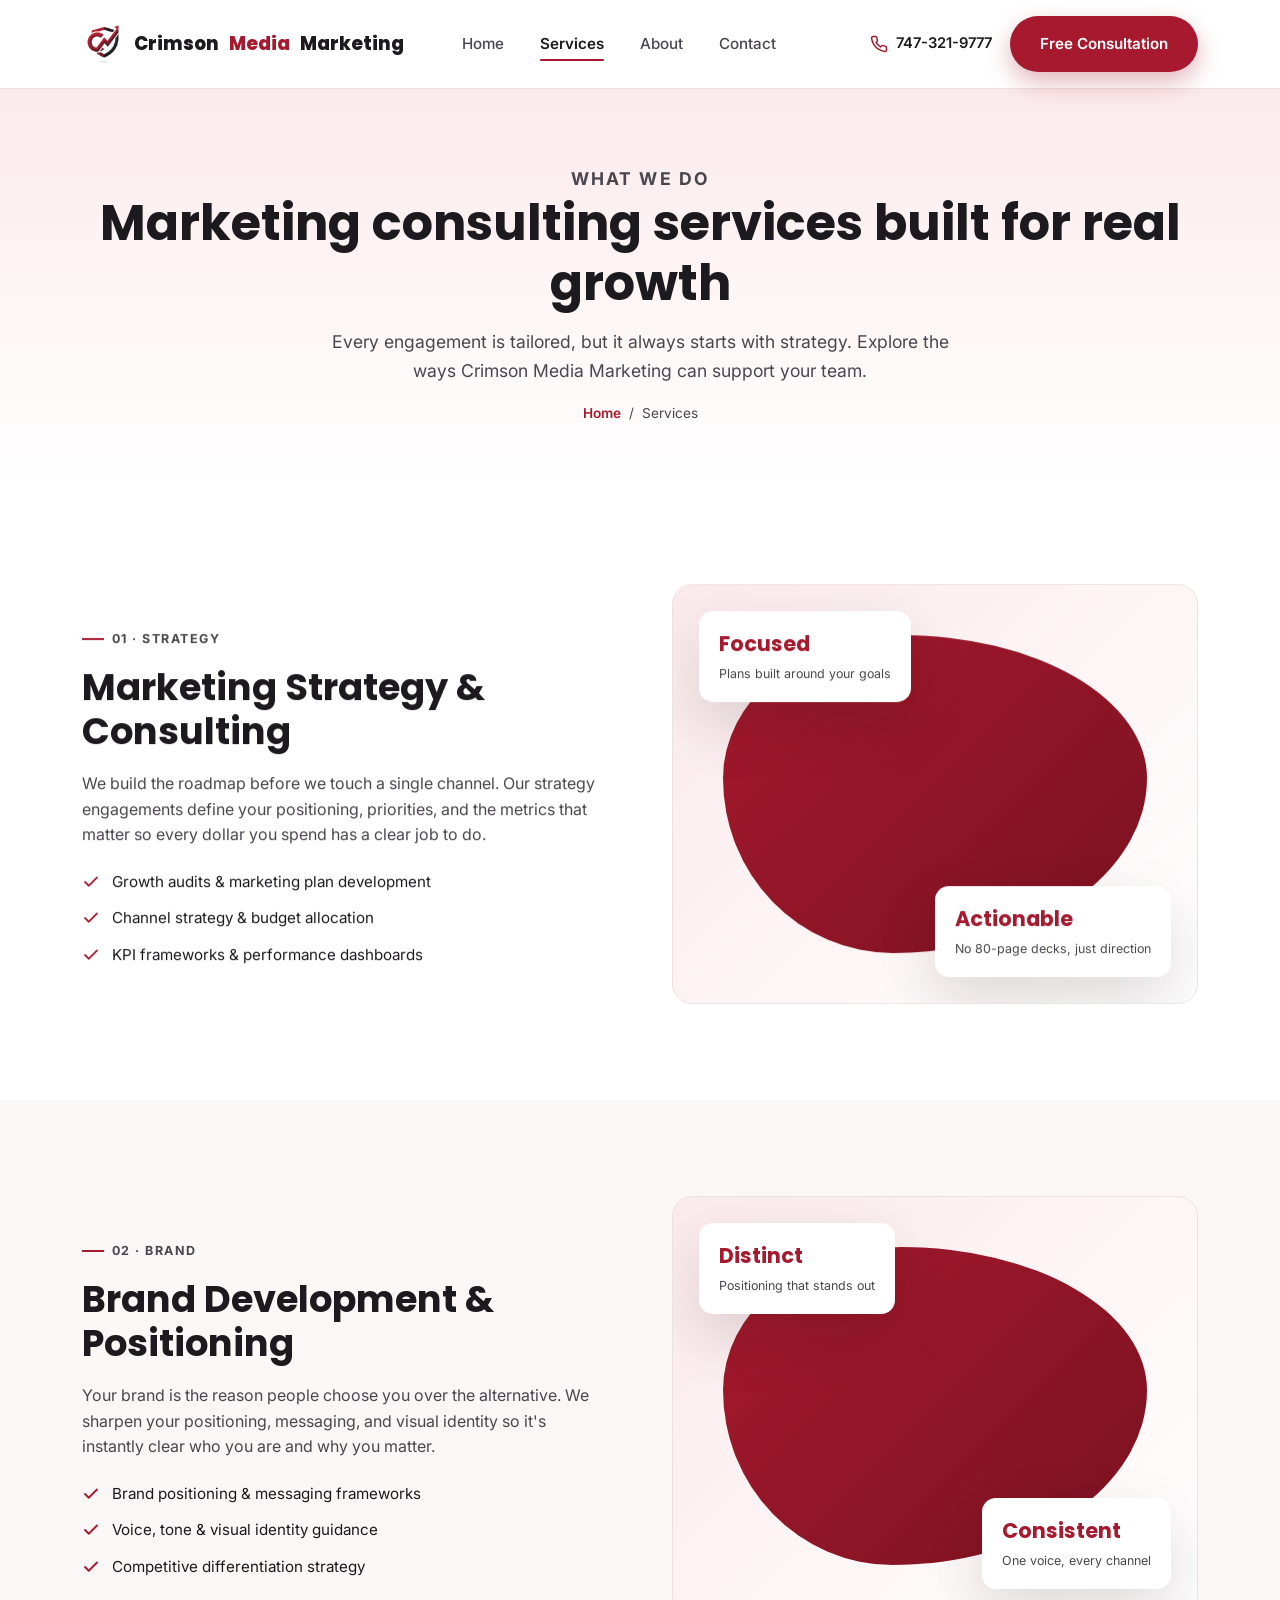
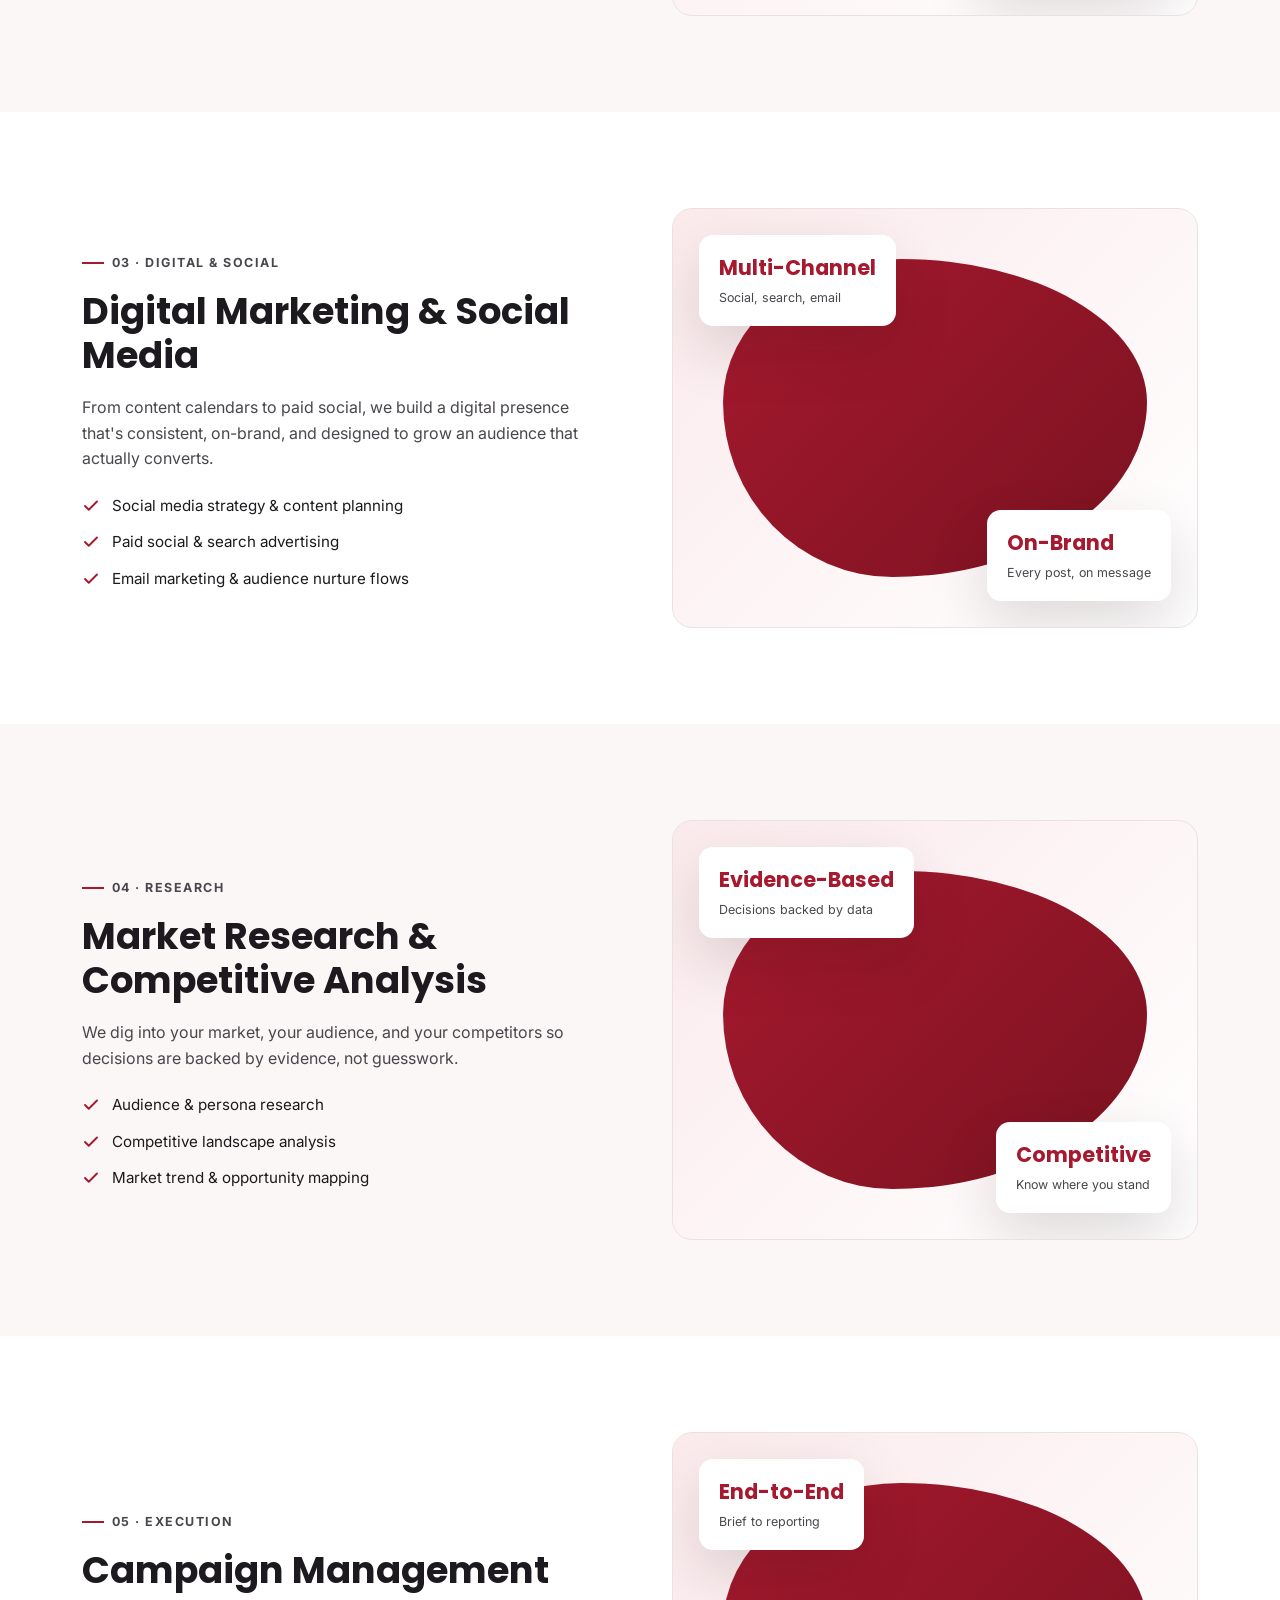
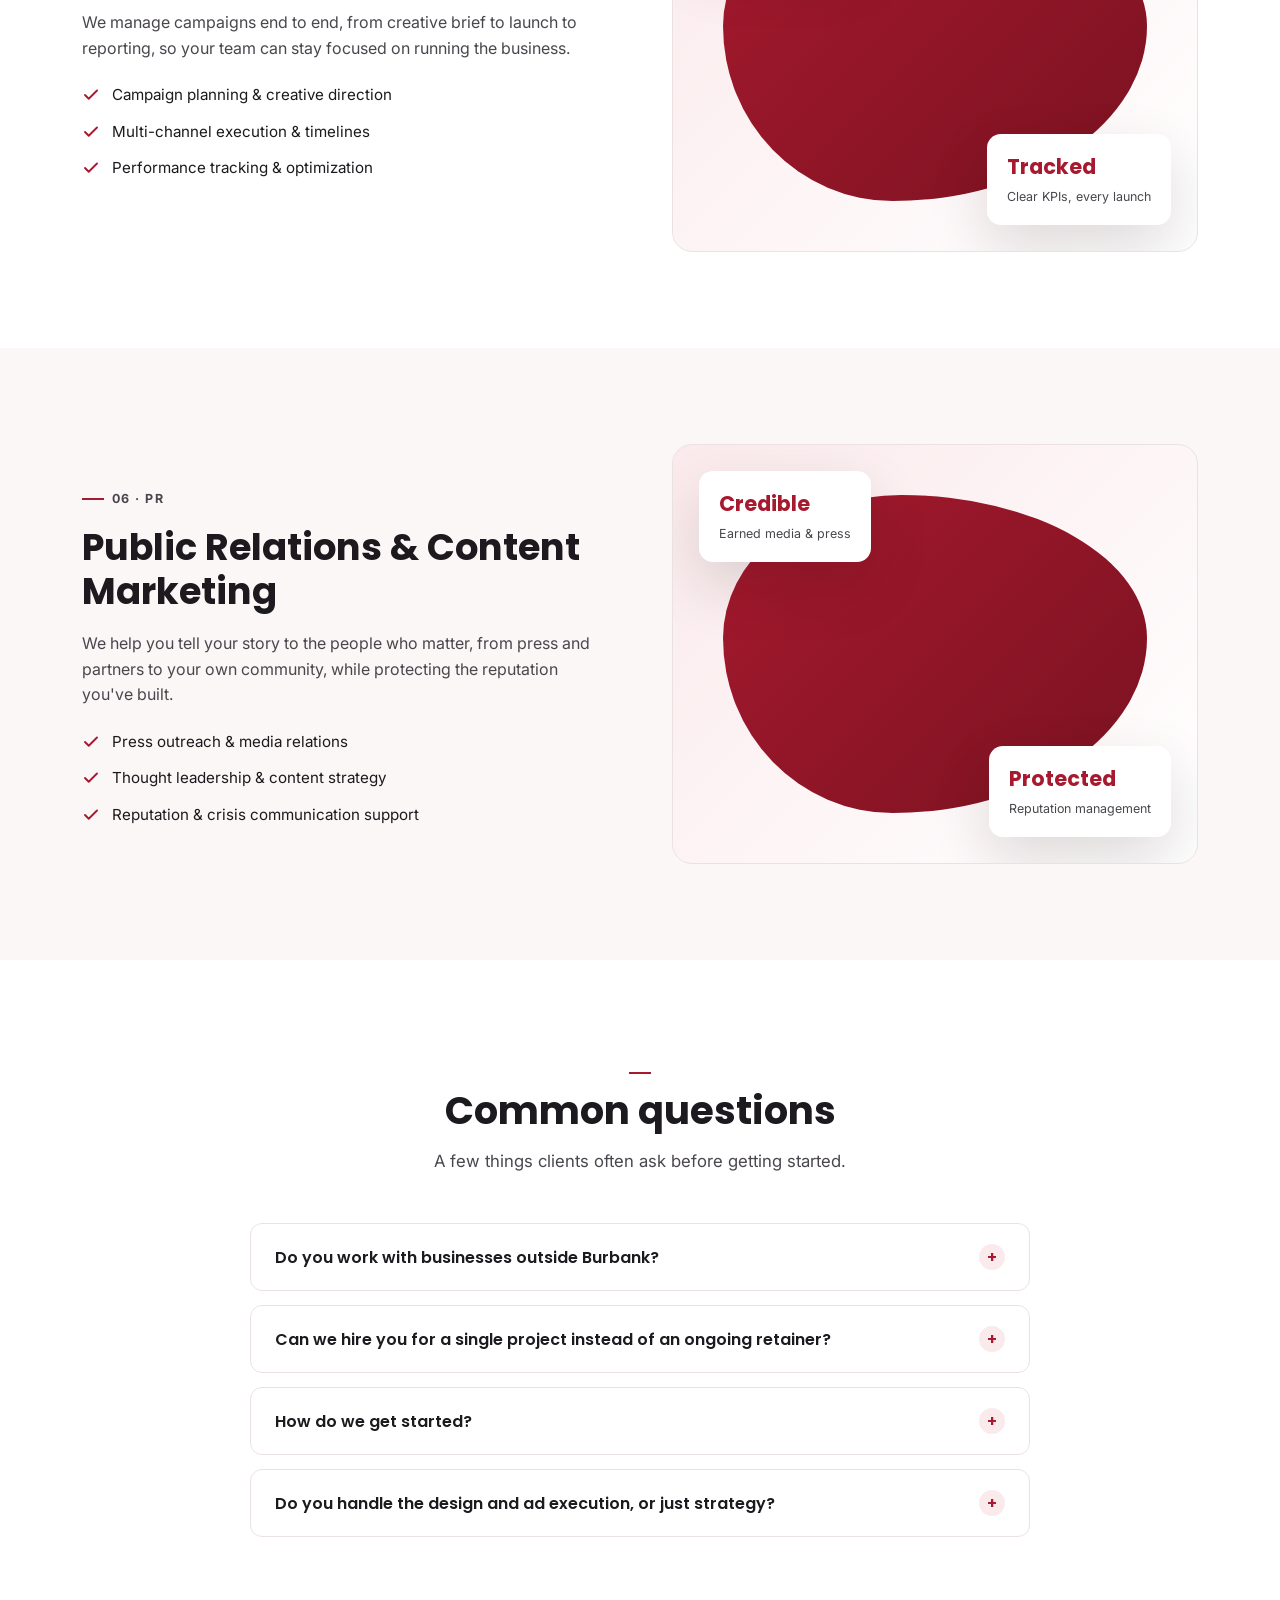
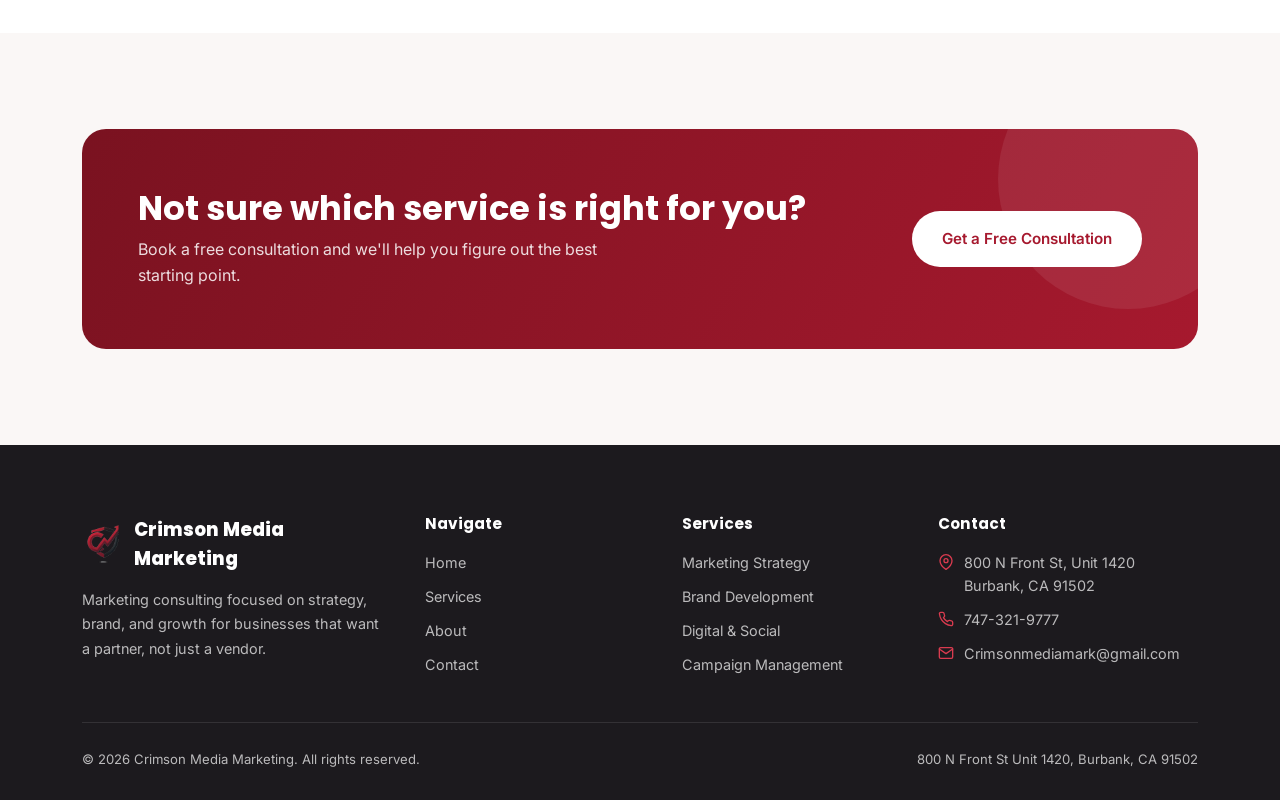
<file: services.html>
<!DOCTYPE html>
<html lang="en">
<head>
<meta charset="UTF-8">
<meta name="viewport" content="width=device-width, initial-scale=1.0">
<title>Services | Crimson Media Marketing</title>
<meta name="description" content="Explore marketing consulting services from Crimson Media Marketing: strategy, brand development, digital marketing, market research, campaign management, and PR.">
<link rel="icon" type="image/png" href="assets/favicon.png">
<link rel="apple-touch-icon" href="assets/apple-touch-icon.png">
<link rel="stylesheet" href="css/style.css">
</head>
<body>

<header class="site-header">
  <nav class="nav">
    <a href="index.html" class="brand">
      <span class="mark"><img src="assets/logo-icon.png" alt="Crimson Media Marketing logo"></span>
      Crimson <span class="co">Media</span> Marketing
    </a>
    <ul class="nav-links">
      <li><a href="index.html">Home</a></li>
      <li><a href="services.html" class="active">Services</a></li>
      <li><a href="about.html">About</a></li>
      <li><a href="contact.html">Contact</a></li>
      <li><a href="contact.html" class="btn btn-primary nav-mobile-cta">Free Consultation</a></li>
    </ul>
    <div class="nav-cta">
      <a href="tel:7473219777" class="nav-phone">
        <svg width="18" height="18" viewBox="0 0 24 24" fill="none" stroke="currentColor" stroke-width="2" stroke-linecap="round" stroke-linejoin="round"><path d="M22 16.92v3a2 2 0 0 1-2.18 2 19.79 19.79 0 0 1-8.63-3.07 19.5 19.5 0 0 1-6-6 19.79 19.79 0 0 1-3.07-8.67A2 2 0 0 1 4.11 2h3a2 2 0 0 1 2 1.72c.127.96.361 1.903.7 2.81a2 2 0 0 1-.45 2.11L8.09 9.91a16 16 0 0 0 6 6l1.27-1.27a2 2 0 0 1 2.11-.45c.907.339 1.85.573 2.81.7A2 2 0 0 1 22 16.92z"></path></svg>
        747-321-9777
      </a>
      <a href="contact.html" class="btn btn-primary">Free Consultation</a>
      <button class="nav-toggle" aria-label="Toggle menu">
        <span></span><span></span><span></span>
      </button>
    </div>
  </nav>
</header>

<main>

  <section class="page-hero">
    <div class="wrap">
      <p class="eyebrow">What We Do</p>
      <h1>Marketing consulting services built for real growth</h1>
      <p>Every engagement is tailored, but it always starts with strategy. Explore the ways Crimson Media Marketing can support your team.</p>
      <div class="breadcrumb"><a href="index.html">Home</a><span>/</span><span>Services</span></div>
    </div>
  </section>

  <!-- STRATEGY -->
  <section id="strategy" class="section">
    <div class="wrap split">
      <div class="reveal">
        <p class="eyebrow">01 &middot; Strategy</p>
        <h2>Marketing Strategy &amp; Consulting</h2>
        <p>We build the roadmap before we touch a single channel. Our strategy engagements define your positioning, priorities, and the metrics that matter so every dollar you spend has a clear job to do.</p>
        <ul class="check-list">
          <li><svg width="18" height="18" viewBox="0 0 24 24" fill="none" stroke="currentColor" stroke-width="2.5" stroke-linecap="round" stroke-linejoin="round"><polyline points="20 6 9 17 4 12"></polyline></svg> Growth audits &amp; marketing plan development</li>
          <li><svg width="18" height="18" viewBox="0 0 24 24" fill="none" stroke="currentColor" stroke-width="2.5" stroke-linecap="round" stroke-linejoin="round"><polyline points="20 6 9 17 4 12"></polyline></svg> Channel strategy &amp; budget allocation</li>
          <li><svg width="18" height="18" viewBox="0 0 24 24" fill="none" stroke="currentColor" stroke-width="2.5" stroke-linecap="round" stroke-linejoin="round"><polyline points="20 6 9 17 4 12"></polyline></svg> KPI frameworks &amp; performance dashboards</li>
        </ul>
      </div>
      <div class="visual-block reveal">
        <div class="blob"></div>
        <div class="stat-pill p1"><strong>Focused</strong><span>Plans built around your goals</span></div>
        <div class="stat-pill p2"><strong>Actionable</strong><span>No 80-page decks, just direction</span></div>
      </div>
    </div>
  </section>

  <!-- BRAND -->
  <section id="brand" class="section alt">
    <div class="wrap split">
      <div class="visual-block reveal" style="order:2;">
        <div class="blob"></div>
        <div class="stat-pill p1"><strong>Distinct</strong><span>Positioning that stands out</span></div>
        <div class="stat-pill p2"><strong>Consistent</strong><span>One voice, every channel</span></div>
      </div>
      <div class="reveal" style="order:1;">
        <p class="eyebrow">02 &middot; Brand</p>
        <h2>Brand Development &amp; Positioning</h2>
        <p>Your brand is the reason people choose you over the alternative. We sharpen your positioning, messaging, and visual identity so it's instantly clear who you are and why you matter.</p>
        <ul class="check-list">
          <li><svg width="18" height="18" viewBox="0 0 24 24" fill="none" stroke="currentColor" stroke-width="2.5" stroke-linecap="round" stroke-linejoin="round"><polyline points="20 6 9 17 4 12"></polyline></svg> Brand positioning &amp; messaging frameworks</li>
          <li><svg width="18" height="18" viewBox="0 0 24 24" fill="none" stroke="currentColor" stroke-width="2.5" stroke-linecap="round" stroke-linejoin="round"><polyline points="20 6 9 17 4 12"></polyline></svg> Voice, tone &amp; visual identity guidance</li>
          <li><svg width="18" height="18" viewBox="0 0 24 24" fill="none" stroke="currentColor" stroke-width="2.5" stroke-linecap="round" stroke-linejoin="round"><polyline points="20 6 9 17 4 12"></polyline></svg> Competitive differentiation strategy</li>
        </ul>
      </div>
    </div>
  </section>

  <!-- DIGITAL -->
  <section id="digital" class="section">
    <div class="wrap split">
      <div class="reveal">
        <p class="eyebrow">03 &middot; Digital &amp; Social</p>
        <h2>Digital Marketing &amp; Social Media</h2>
        <p>From content calendars to paid social, we build a digital presence that's consistent, on-brand, and designed to grow an audience that actually converts.</p>
        <ul class="check-list">
          <li><svg width="18" height="18" viewBox="0 0 24 24" fill="none" stroke="currentColor" stroke-width="2.5" stroke-linecap="round" stroke-linejoin="round"><polyline points="20 6 9 17 4 12"></polyline></svg> Social media strategy &amp; content planning</li>
          <li><svg width="18" height="18" viewBox="0 0 24 24" fill="none" stroke="currentColor" stroke-width="2.5" stroke-linecap="round" stroke-linejoin="round"><polyline points="20 6 9 17 4 12"></polyline></svg> Paid social &amp; search advertising</li>
          <li><svg width="18" height="18" viewBox="0 0 24 24" fill="none" stroke="currentColor" stroke-width="2.5" stroke-linecap="round" stroke-linejoin="round"><polyline points="20 6 9 17 4 12"></polyline></svg> Email marketing &amp; audience nurture flows</li>
        </ul>
      </div>
      <div class="visual-block reveal">
        <div class="blob"></div>
        <div class="stat-pill p1"><strong>Multi-Channel</strong><span>Social, search, email</span></div>
        <div class="stat-pill p2"><strong>On-Brand</strong><span>Every post, on message</span></div>
      </div>
    </div>
  </section>

  <!-- RESEARCH -->
  <section id="research" class="section alt">
    <div class="wrap split">
      <div class="visual-block reveal" style="order:2;">
        <div class="blob"></div>
        <div class="stat-pill p1"><strong>Evidence-Based</strong><span>Decisions backed by data</span></div>
        <div class="stat-pill p2"><strong>Competitive</strong><span>Know where you stand</span></div>
      </div>
      <div class="reveal" style="order:1;">
        <p class="eyebrow">04 &middot; Research</p>
        <h2>Market Research &amp; Competitive Analysis</h2>
        <p>We dig into your market, your audience, and your competitors so decisions are backed by evidence, not guesswork.</p>
        <ul class="check-list">
          <li><svg width="18" height="18" viewBox="0 0 24 24" fill="none" stroke="currentColor" stroke-width="2.5" stroke-linecap="round" stroke-linejoin="round"><polyline points="20 6 9 17 4 12"></polyline></svg> Audience &amp; persona research</li>
          <li><svg width="18" height="18" viewBox="0 0 24 24" fill="none" stroke="currentColor" stroke-width="2.5" stroke-linecap="round" stroke-linejoin="round"><polyline points="20 6 9 17 4 12"></polyline></svg> Competitive landscape analysis</li>
          <li><svg width="18" height="18" viewBox="0 0 24 24" fill="none" stroke="currentColor" stroke-width="2.5" stroke-linecap="round" stroke-linejoin="round"><polyline points="20 6 9 17 4 12"></polyline></svg> Market trend &amp; opportunity mapping</li>
        </ul>
      </div>
    </div>
  </section>

  <!-- CAMPAIGNS -->
  <section id="campaigns" class="section">
    <div class="wrap split">
      <div class="reveal">
        <p class="eyebrow">05 &middot; Execution</p>
        <h2>Campaign Management</h2>
        <p>We manage campaigns end to end, from creative brief to launch to reporting, so your team can stay focused on running the business.</p>
        <ul class="check-list">
          <li><svg width="18" height="18" viewBox="0 0 24 24" fill="none" stroke="currentColor" stroke-width="2.5" stroke-linecap="round" stroke-linejoin="round"><polyline points="20 6 9 17 4 12"></polyline></svg> Campaign planning &amp; creative direction</li>
          <li><svg width="18" height="18" viewBox="0 0 24 24" fill="none" stroke="currentColor" stroke-width="2.5" stroke-linecap="round" stroke-linejoin="round"><polyline points="20 6 9 17 4 12"></polyline></svg> Multi-channel execution &amp; timelines</li>
          <li><svg width="18" height="18" viewBox="0 0 24 24" fill="none" stroke="currentColor" stroke-width="2.5" stroke-linecap="round" stroke-linejoin="round"><polyline points="20 6 9 17 4 12"></polyline></svg> Performance tracking &amp; optimization</li>
        </ul>
      </div>
      <div class="visual-block reveal">
        <div class="blob"></div>
        <div class="stat-pill p1"><strong>End-to-End</strong><span>Brief to reporting</span></div>
        <div class="stat-pill p2"><strong>Tracked</strong><span>Clear KPIs, every launch</span></div>
      </div>
    </div>
  </section>

  <!-- PR -->
  <section id="pr" class="section alt">
    <div class="wrap split">
      <div class="visual-block reveal" style="order:2;">
        <div class="blob"></div>
        <div class="stat-pill p1"><strong>Credible</strong><span>Earned media &amp; press</span></div>
        <div class="stat-pill p2"><strong>Protected</strong><span>Reputation management</span></div>
      </div>
      <div class="reveal" style="order:1;">
        <p class="eyebrow">06 &middot; PR</p>
        <h2>Public Relations &amp; Content Marketing</h2>
        <p>We help you tell your story to the people who matter, from press and partners to your own community, while protecting the reputation you've built.</p>
        <ul class="check-list">
          <li><svg width="18" height="18" viewBox="0 0 24 24" fill="none" stroke="currentColor" stroke-width="2.5" stroke-linecap="round" stroke-linejoin="round"><polyline points="20 6 9 17 4 12"></polyline></svg> Press outreach &amp; media relations</li>
          <li><svg width="18" height="18" viewBox="0 0 24 24" fill="none" stroke="currentColor" stroke-width="2.5" stroke-linecap="round" stroke-linejoin="round"><polyline points="20 6 9 17 4 12"></polyline></svg> Thought leadership &amp; content strategy</li>
          <li><svg width="18" height="18" viewBox="0 0 24 24" fill="none" stroke="currentColor" stroke-width="2.5" stroke-linecap="round" stroke-linejoin="round"><polyline points="20 6 9 17 4 12"></polyline></svg> Reputation &amp; crisis communication support</li>
        </ul>
      </div>
    </div>
  </section>

  <!-- FAQ -->
  <section class="section">
    <div class="wrap">
      <div class="section-head center reveal">
        <p class="eyebrow" style="justify-content:center"></p>
        <h2>Common questions</h2>
        <p>A few things clients often ask before getting started.</p>
      </div>
      <div class="faq-list">
        <div class="faq-item reveal">
          <button class="faq-q">Do you work with businesses outside Burbank?<span class="plus">+</span></button>
          <div class="faq-a"><p>Yes. While we're based in Burbank, CA, we work with clients across Southern California and remotely nationwide via video calls and shared reporting dashboards.</p></div>
        </div>
        <div class="faq-item reveal">
          <button class="faq-q">Can we hire you for a single project instead of an ongoing retainer?<span class="plus">+</span></button>
          <div class="faq-a"><p>Absolutely. We offer project-based engagements, such as a brand audit or campaign launch, as well as ongoing monthly retainers for teams that want continuous support.</p></div>
        </div>
        <div class="faq-item reveal">
          <button class="faq-q">How do we get started?<span class="plus">+</span></button>
          <div class="faq-a"><p>Reach out through our contact page or give us a call. We'll set up a free initial consultation to learn about your business and outline what an engagement could look like.</p></div>
        </div>
        <div class="faq-item reveal">
          <button class="faq-q">Do you handle the design and ad execution, or just strategy?<span class="plus">+</span></button>
          <div class="faq-a"><p>Both. We can operate purely as strategic consultants, or take on full execution, including content creation, ad management, and campaign reporting, depending on what your team needs.</p></div>
        </div>
      </div>
    </div>
  </section>

  <section class="section alt">
    <div class="wrap">
      <div class="cta-band reveal">
        <div>
          <h2>Not sure which service is right for you?</h2>
          <p>Book a free consultation and we'll help you figure out the best starting point.</p>
        </div>
        <div class="cta-actions">
          <a href="contact.html" class="btn btn-light">Get a Free Consultation</a>
        </div>
      </div>
    </div>
  </section>

</main>

<footer class="site-footer">
  <div class="wrap">
    <div class="footer-grid">
      <div class="footer-brand">
        <a href="index.html" class="brand"><span class="mark"><img src="assets/logo-icon.png" alt="Crimson Media Marketing logo"></span>Crimson Media Marketing</a>
        <p>Marketing consulting focused on strategy, brand, and growth for businesses that want a partner, not just a vendor.</p>
      </div>
      <div class="footer-col">
        <h4>Navigate</h4>
        <ul>
          <li><a href="index.html">Home</a></li>
          <li><a href="services.html">Services</a></li>
          <li><a href="about.html">About</a></li>
          <li><a href="contact.html">Contact</a></li>
        </ul>
      </div>
      <div class="footer-col">
        <h4>Services</h4>
        <ul>
          <li><a href="services.html#strategy">Marketing Strategy</a></li>
          <li><a href="services.html#brand">Brand Development</a></li>
          <li><a href="services.html#digital">Digital &amp; Social</a></li>
          <li><a href="services.html#campaigns">Campaign Management</a></li>
        </ul>
      </div>
      <div class="footer-col">
        <h4>Contact</h4>
        <ul>
          <li><svg width="16" height="16" viewBox="0 0 24 24" fill="none" stroke="currentColor" stroke-width="2" stroke-linecap="round" stroke-linejoin="round"><path d="M21 10c0 7-9 13-9 13s-9-6-9-13a9 9 0 0 1 18 0z"></path><circle cx="12" cy="10" r="3"></circle></svg> 800 N Front St, Unit 1420<br>Burbank, CA 91502</li>
          <li><svg width="16" height="16" viewBox="0 0 24 24" fill="none" stroke="currentColor" stroke-width="2" stroke-linecap="round" stroke-linejoin="round"><path d="M22 16.92v3a2 2 0 0 1-2.18 2 19.79 19.79 0 0 1-8.63-3.07 19.5 19.5 0 0 1-6-6 19.79 19.79 0 0 1-3.07-8.67A2 2 0 0 1 4.11 2h3a2 2 0 0 1 2 1.72c.127.96.361 1.903.7 2.81a2 2 0 0 1-.45 2.11L8.09 9.91a16 16 0 0 0 6 6l1.27-1.27a2 2 0 0 1 2.11-.45c.907.339 1.85.573 2.81.7A2 2 0 0 1 22 16.92z"></path></svg> <a href="tel:7473219777">747-321-9777</a></li>
          <li><svg width="16" height="16" viewBox="0 0 24 24" fill="none" stroke="currentColor" stroke-width="2" stroke-linecap="round" stroke-linejoin="round"><path d="M4 4h16v16H4z" opacity="0"></path><path d="M22 6l-10 7L2 6"></path><rect x="2" y="4" width="20" height="16" rx="2"></rect></svg> <a href="mailto:Crimsonmediamark@gmail.com">Crimsonmediamark@gmail.com</a></li>
        </ul>
      </div>
    </div>
    <div class="footer-bottom">
      <span>&copy; <span id="year"></span> Crimson Media Marketing. All rights reserved.</span>
      <span>800 N Front St Unit 1420, Burbank, CA 91502</span>
    </div>
  </div>
</footer>

<script src="js/script.js"></script>
<script>document.getElementById('year').textContent = new Date().getFullYear();</script>
</body>
</html>
</file>
<file: css/style.css>
/* ============================================
   Crimson Media Marketing — Shared Stylesheet
   ============================================ */

@import url('https://fonts.googleapis.com/css2?family=Poppins:wght@500;600;700;800&family=Inter:wght@400;500;600&display=swap');

:root {
  --crimson: #A6192E;
  --crimson-dark: #7A1220;
  --crimson-light: #D93B4F;
  --crimson-tint: #FBEAEC;
  --ink: #1C1A1E;
  --ink-soft: #4A464D;
  --paper: #FFFFFF;
  --paper-warm: #FAF7F6;
  --line: #EAE2E1;
  --shadow: 0 12px 30px rgba(28, 12, 16, 0.08);
  --shadow-lg: 0 24px 60px rgba(28, 12, 16, 0.14);
  --radius: 14px;
  --max: 1180px;
  --ease: cubic-bezier(.25,.8,.25,1);
}

* { box-sizing: border-box; margin: 0; padding: 0; }

html { scroll-behavior: smooth; }

body {
  font-family: 'Inter', -apple-system, BlinkMacSystemFont, 'Segoe UI', sans-serif;
  color: var(--ink);
  background: var(--paper);
  line-height: 1.6;
  -webkit-font-smoothing: antialiased;
  overflow-x: hidden;
}

h1, h2, h3, h4 {
  font-family: 'Poppins', sans-serif;
  line-height: 1.2;
  color: var(--ink);
  font-weight: 700;
}

a { color: inherit; text-decoration: none; }
ul { list-style: none; }
img { max-width: 100%; display: block; }

.wrap {
  max-width: var(--max);
  margin: 0 auto;
  padding: 0 32px;
}

.eyebrow {
  display: inline-flex;
  align-items: center;
  gap: 8px;
  font-size: 0.78rem;
  font-weight: 700;
  letter-spacing: 0.12em;
  text-transform: uppercase;
  color: var(--crimson);
  margin-bottom: 14px;
}
.eyebrow::before {
  content: '';
  width: 22px;
  height: 2px;
  background: var(--crimson);
  display: inline-block;
}

section { position: relative; }

.section-head {
  max-width: 640px;
  margin-bottom: 48px;
}
.section-head.center { margin-left: auto; margin-right: auto; text-align: center; }
.section-head h2 { font-size: clamp(1.8rem, 3vw, 2.5rem); margin-bottom: 14px; }
.section-head p { color: var(--ink-soft); font-size: 1.05rem; }

/* Buttons */
.btn {
  display: inline-flex;
  align-items: center;
  justify-content: center;
  gap: 8px;
  padding: 14px 28px;
  border-radius: 999px;
  font-weight: 600;
  font-size: 0.95rem;
  border: 2px solid transparent;
  cursor: pointer;
  transition: transform 0.25s var(--ease), box-shadow 0.25s var(--ease), background 0.25s var(--ease), color 0.25s var(--ease);
  white-space: nowrap;
}
.btn-primary {
  background: var(--crimson);
  color: #fff;
  box-shadow: 0 10px 24px rgba(166, 25, 46, 0.32);
}
.btn-primary:hover { background: var(--crimson-dark); transform: translateY(-2px); box-shadow: 0 14px 30px rgba(166, 25, 46, 0.4); }
.btn-ghost {
  background: transparent;
  border-color: rgba(28,26,30,0.15);
  color: var(--ink);
}
.btn-ghost:hover { border-color: var(--crimson); color: var(--crimson); transform: translateY(-2px); }
.btn-light {
  background: #fff;
  color: var(--crimson);
}
.btn-light:hover { transform: translateY(-2px); box-shadow: 0 14px 30px rgba(0,0,0,0.18); }
.btn-block { width: 100%; }

/* ===== Header ===== */
.site-header {
  position: sticky;
  top: 0;
  z-index: 200;
  background: rgba(255,255,255,0.9);
  backdrop-filter: blur(10px);
  border-bottom: 1px solid var(--line);
}
.nav {
  display: flex;
  align-items: center;
  justify-content: space-between;
  padding: 16px 32px;
  max-width: var(--max);
  margin: 0 auto;
}
.brand {
  display: flex;
  align-items: center;
  gap: 10px;
  font-family: 'Poppins', sans-serif;
  font-weight: 800;
  font-size: 1.15rem;
  color: var(--ink);
}
.brand .mark {
  width: 42px;
  height: 42px;
  display: flex;
  align-items: center;
  justify-content: center;
  flex-shrink: 0;
}
.brand .mark img {
  width: 100%;
  height: 100%;
  object-fit: contain;
  display: block;
}
.brand span.co { color: var(--crimson); }

.nav-links {
  display: flex;
  align-items: center;
  gap: 36px;
}
.nav-links a {
  font-weight: 500;
  font-size: 0.95rem;
  color: var(--ink-soft);
  position: relative;
  padding: 6px 0;
  transition: color 0.2s;
}
.nav-links a:hover { color: var(--crimson); }
.nav-links a.active { color: var(--ink); font-weight: 600; }
.nav-links a.active::after {
  content: '';
  position: absolute;
  left: 0; right: 0; bottom: -2px;
  height: 2px;
  background: var(--crimson);
  border-radius: 2px;
}

.nav-cta { display: flex; align-items: center; gap: 18px; }
.nav-phone {
  display: flex;
  align-items: center;
  gap: 8px;
  font-weight: 600;
  font-size: 0.92rem;
  color: var(--ink);
}
.nav-phone svg { color: var(--crimson); flex-shrink: 0; }

.nav-toggle {
  display: none;
  flex-direction: column;
  gap: 5px;
  background: none;
  border: none;
  cursor: pointer;
  padding: 8px;
}
.nav-toggle span {
  width: 24px;
  height: 2px;
  background: var(--ink);
  border-radius: 2px;
  transition: transform 0.25s, opacity 0.25s;
}

/* ===== Hero ===== */
.hero {
  position: relative;
  padding: 100px 0 110px;
  background: linear-gradient(180deg, var(--crimson-tint) 0%, #fff 100%);
  overflow: hidden;
}
.hero::before {
  content: '';
  position: absolute;
  top: -180px; right: -160px;
  width: 480px; height: 480px;
  border-radius: 50%;
  background: radial-gradient(circle at 30% 30%, rgba(166,25,46,0.16), rgba(166,25,46,0) 70%);
}
.hero::after {
  content: '';
  position: absolute;
  bottom: -200px; left: -140px;
  width: 420px; height: 420px;
  border-radius: 50%;
  background: radial-gradient(circle at 60% 60%, rgba(217,59,79,0.12), rgba(217,59,79,0) 70%);
}
.hero-grid {
  position: relative;
  display: grid;
  grid-template-columns: 1.1fr 0.9fr;
  gap: 60px;
  align-items: center;
}
.hero h1 {
  font-size: clamp(2.4rem, 4.4vw, 3.6rem);
  margin-bottom: 22px;
  letter-spacing: -0.02em;
}
.hero h1 em { color: var(--crimson); font-style: normal; }
.hero p.lead {
  font-size: 1.15rem;
  color: var(--ink-soft);
  max-width: 520px;
  margin-bottom: 34px;
}
.hero-actions { display: flex; gap: 16px; flex-wrap: wrap; margin-bottom: 40px; }
.hero-trust {
  display: flex;
  gap: 28px;
  flex-wrap: wrap;
}
.hero-trust div { display: flex; flex-direction: column; gap: 2px; }
.hero-trust strong { font-family: 'Poppins', sans-serif; font-size: 1.3rem; color: var(--crimson); }
.hero-trust span { font-size: 0.82rem; color: var(--ink-soft); }

.hero-visual {
  position: relative;
  height: 440px;
}
.float-card {
  position: absolute;
  background: #fff;
  border-radius: var(--radius);
  box-shadow: var(--shadow-lg);
  padding: 22px;
  animation: floaty 6s ease-in-out infinite;
}
.float-card.card-1 { top: 0; right: 20px; width: 250px; animation-delay: 0s; }
.float-card.card-2 { bottom: 40px; left: 0; width: 230px; animation-delay: 1.2s; }
.float-card.card-3 { top: 190px; right: 100px; width: 190px; animation-delay: 2.4s; background: var(--crimson); color: #fff; }
.hero-blob {
  position: absolute;
  inset: 40px 60px;
  border-radius: 40% 60% 55% 45% / 50% 40% 60% 50%;
  background: linear-gradient(135deg, var(--crimson), var(--crimson-dark));
  opacity: 0.9;
}
@keyframes floaty {
  0%, 100% { transform: translateY(0); }
  50% { transform: translateY(-14px); }
}
.float-card .fc-label { font-size: 0.72rem; text-transform: uppercase; letter-spacing: 0.08em; opacity: 0.7; margin-bottom: 6px; font-weight: 600; }
.float-card .fc-value { font-family: 'Poppins', sans-serif; font-weight: 700; font-size: 1.15rem; }
.float-card .fc-bar { height: 6px; border-radius: 3px; background: var(--line); margin-top: 12px; overflow: hidden; }
.float-card .fc-bar span { display: block; height: 100%; background: var(--crimson); border-radius: 3px; }
.float-card.card-3 .fc-bar { background: rgba(255,255,255,0.25); }
.float-card.card-3 .fc-bar span { background: #fff; }

/* small page hero (non-home) */
.page-hero {
  padding: 76px 0 64px;
  background: linear-gradient(180deg, var(--crimson-tint) 0%, #fff 100%);
  text-align: center;
}
.page-hero .eyebrow { justify-content: center; }
.page-hero .eyebrow::before { display: none; }
.page-hero h1 { font-size: clamp(2.2rem, 4vw, 3.1rem); margin-bottom: 16px; }
.page-hero p { color: var(--ink-soft); font-size: 1.1rem; max-width: 620px; margin: 0 auto; }
.breadcrumb { display:flex; justify-content:center; gap:8px; font-size:0.85rem; color: var(--ink-soft); margin-top: 18px; }
.breadcrumb a { color: var(--crimson); font-weight: 600; }

/* ===== Logo strip ===== */
.strip {
  padding: 34px 0;
  border-top: 1px solid var(--line);
  border-bottom: 1px solid var(--line);
}
.strip .wrap { display: flex; align-items: center; justify-content: space-between; flex-wrap: wrap; gap: 20px; }
.strip p { font-size: 0.85rem; color: var(--ink-soft); font-weight: 600; letter-spacing: 0.04em; text-transform: uppercase; }
.strip-tags { display: flex; gap: 12px; flex-wrap: wrap; }
.strip-tags span {
  font-size: 0.85rem;
  padding: 8px 16px;
  border-radius: 999px;
  background: var(--paper-warm);
  border: 1px solid var(--line);
  color: var(--ink-soft);
  font-weight: 500;
}

/* ===== Services grid ===== */
.grid-services {
  display: grid;
  grid-template-columns: repeat(3, 1fr);
  gap: 26px;
}
.service-card {
  background: var(--paper);
  border: 1px solid var(--line);
  border-radius: var(--radius);
  padding: 32px 26px;
  transition: transform 0.3s var(--ease), box-shadow 0.3s var(--ease), border-color 0.3s var(--ease);
}
.service-card:hover {
  transform: translateY(-6px);
  box-shadow: var(--shadow-lg);
  border-color: transparent;
}
.service-icon {
  width: 56px; height: 56px;
  border-radius: 16px;
  background: linear-gradient(135deg, var(--crimson-light), var(--crimson-dark));
  color: #fff;
  display: flex; align-items: center; justify-content: center;
  margin-bottom: 22px;
  box-shadow: 0 10px 22px rgba(166, 25, 46, 0.28);
}
.service-icon svg { stroke-width: 1.75; }
.service-card h3 { font-size: 1.2rem; margin-bottom: 10px; }
.service-card p { color: var(--ink-soft); font-size: 0.95rem; margin-bottom: 16px; }
.service-card .more { font-size: 0.88rem; font-weight: 600; color: var(--crimson); display: inline-flex; align-items: center; gap: 6px; }

.section { padding: 96px 0; }
.section.alt { background: var(--paper-warm); }

/* ===== Process ===== */
.process {
  display: grid;
  grid-template-columns: repeat(4, 1fr);
  gap: 24px;
  counter-reset: step;
}
.process-step { position: relative; padding: 30px 22px 22px; background: #fff; border-radius: var(--radius); border: 1px solid var(--line); }
.process-step .num {
  font-family: 'Poppins', sans-serif;
  font-weight: 800;
  font-size: 2.2rem;
  color: var(--crimson-tint);
  -webkit-text-stroke: 1.5px var(--crimson);
  margin-bottom: 14px;
  display: block;
}
.process-step h3 { font-size: 1.05rem; margin-bottom: 8px; }
.process-step p { font-size: 0.9rem; color: var(--ink-soft); }
.process-connector {
  display: none;
}

/* ===== Values ===== */
.values-grid { display: grid; grid-template-columns: repeat(4, 1fr); gap: 24px; }
.value-card { text-align: center; padding: 10px; }
.value-icon {
  width: 64px; height: 64px;
  margin: 0 auto 18px;
  border-radius: 50%;
  background: linear-gradient(135deg, var(--crimson-light), var(--crimson-dark));
  color: #fff;
  display: flex; align-items: center; justify-content: center;
}
.value-card h3 { font-size: 1.05rem; margin-bottom: 8px; }
.value-card p { font-size: 0.9rem; color: var(--ink-soft); }

/* ===== CTA band ===== */
.cta-band {
  background: linear-gradient(120deg, var(--crimson-dark), var(--crimson));
  border-radius: 24px;
  padding: 60px 56px;
  color: #fff;
  display: flex;
  align-items: center;
  justify-content: space-between;
  gap: 30px;
  flex-wrap: wrap;
  position: relative;
  overflow: hidden;
}
.cta-band::before {
  content: '';
  position: absolute;
  top: -80px; right: -60px;
  width: 260px; height: 260px;
  border-radius: 50%;
  background: rgba(255,255,255,0.08);
}
.cta-band h2 { color: #fff; font-size: clamp(1.6rem, 3vw, 2.1rem); margin-bottom: 8px; }
.cta-band p { color: rgba(255,255,255,0.85); max-width: 460px; }
.cta-actions { display: flex; gap: 14px; flex-wrap: wrap; position: relative; z-index: 1; }

/* ===== About story split ===== */
.split {
  display: grid;
  grid-template-columns: 1fr 1fr;
  gap: 64px;
  align-items: center;
}
.split .visual-block {
  height: 420px;
  border-radius: 20px;
  background: linear-gradient(135deg, var(--crimson-tint), #fff);
  border: 1px solid var(--line);
  position: relative;
  overflow: hidden;
}
.split .visual-block .blob {
  position: absolute;
  inset: 50px;
  border-radius: 42% 58% 60% 40% / 45% 45% 55% 55%;
  background: linear-gradient(135deg, var(--crimson), var(--crimson-dark));
}
.split .stat-pill {
  position: absolute;
  background: #fff;
  border-radius: 14px;
  box-shadow: var(--shadow-lg);
  padding: 16px 20px;
}
.split .stat-pill.p1 { top: 26px; left: 26px; }
.split .stat-pill.p2 { bottom: 26px; right: 26px; }
.split .stat-pill strong { display: block; font-family: 'Poppins', sans-serif; color: var(--crimson); font-size: 1.3rem; }
.split .stat-pill span { font-size: 0.78rem; color: var(--ink-soft); }
.split h2 { margin-bottom: 18px; font-size: clamp(1.7rem, 3vw, 2.3rem); }
.split p { color: var(--ink-soft); margin-bottom: 16px; }
.check-list { margin-top: 22px; display: grid; gap: 12px; }
.check-list li { display: flex; align-items: flex-start; gap: 12px; font-size: 0.95rem; color: var(--ink); }
.check-list svg { color: var(--crimson); flex-shrink: 0; margin-top: 3px; }

/* ===== Timeline (about) ===== */
.timeline { display: grid; gap: 0; }
.timeline-item {
  display: grid;
  grid-template-columns: 130px 24px 1fr;
  gap: 6px;
}
.timeline-item .t-year { font-family: 'Poppins', sans-serif; font-weight: 700; color: var(--crimson); padding-top: 4px; }
.timeline-item .t-line { display: flex; flex-direction: column; align-items: center; }
.timeline-item .t-dot { width: 14px; height: 14px; border-radius: 50%; background: var(--crimson); margin-top: 6px; flex-shrink: 0; }
.timeline-item .t-rail { width: 2px; flex: 1; background: var(--line); margin-top: 4px; }
.timeline-item:last-child .t-rail { display: none; }
.timeline-item .t-body { padding-bottom: 40px; }
.timeline-item .t-body h3 { font-size: 1.05rem; margin-bottom: 6px; }
.timeline-item .t-body p { color: var(--ink-soft); font-size: 0.92rem; }

/* ===== FAQ ===== */
.faq-list { display: grid; gap: 14px; max-width: 780px; margin: 0 auto; }
.faq-item {
  border: 1px solid var(--line);
  border-radius: 12px;
  overflow: hidden;
  background: #fff;
}
.faq-q {
  width: 100%;
  display: flex;
  align-items: center;
  justify-content: space-between;
  gap: 16px;
  padding: 20px 24px;
  background: none;
  border: none;
  text-align: left;
  font-family: 'Poppins', sans-serif;
  font-weight: 600;
  font-size: 1rem;
  cursor: pointer;
  color: var(--ink);
}
.faq-q .plus { flex-shrink: 0; width: 26px; height: 26px; border-radius: 50%; background: var(--crimson-tint); color: var(--crimson); display: flex; align-items: center; justify-content: center; transition: transform 0.3s var(--ease); }
.faq-item.open .faq-q .plus { transform: rotate(45deg); }
.faq-a {
  max-height: 0;
  overflow: hidden;
  transition: max-height 0.35s var(--ease);
}
.faq-a p { padding: 0 24px 22px; color: var(--ink-soft); font-size: 0.94rem; }

/* ===== Contact page ===== */
.contact-grid {
  display: grid;
  grid-template-columns: 0.85fr 1.15fr;
  gap: 50px;
  align-items: flex-start;
}
.contact-cards { display: grid; gap: 18px; margin-bottom: 26px; }
.contact-card {
  display: flex;
  gap: 16px;
  padding: 22px;
  border: 1px solid var(--line);
  border-radius: var(--radius);
  background: #fff;
}
.contact-card .ci {
  width: 44px; height: 44px;
  border-radius: 10px;
  background: var(--crimson-tint);
  color: var(--crimson);
  display: flex; align-items: center; justify-content: center;
  flex-shrink: 0;
}
.contact-card h3 { font-size: 0.95rem; margin-bottom: 4px; }
.contact-card p, .contact-card a { font-size: 0.92rem; color: var(--ink-soft); }
.contact-card a:hover { color: var(--crimson); }
.map-frame {
  border-radius: var(--radius);
  overflow: hidden;
  border: 1px solid var(--line);
  height: 240px;
}
.map-frame iframe { width: 100%; height: 100%; border: 0; }

.form-panel {
  background: #fff;
  border: 1px solid var(--line);
  border-radius: 20px;
  padding: 40px;
  box-shadow: var(--shadow);
}
.form-panel h2 { font-size: 1.5rem; margin-bottom: 8px; }
.form-panel > p { color: var(--ink-soft); margin-bottom: 28px; font-size: 0.95rem; }
.form-row { display: grid; grid-template-columns: 1fr 1fr; gap: 18px; }
.field { margin-bottom: 20px; }
.field label { display: block; font-size: 0.85rem; font-weight: 600; margin-bottom: 8px; color: var(--ink); }
.field input, .field select, .field textarea {
  width: 100%;
  padding: 13px 16px;
  border-radius: 10px;
  border: 1.5px solid var(--line);
  font-family: inherit;
  font-size: 0.95rem;
  color: var(--ink);
  background: var(--paper-warm);
  transition: border-color 0.2s;
}
.field input:focus, .field select:focus, .field textarea:focus {
  outline: none;
  border-color: var(--crimson);
  background: #fff;
}
.field textarea { resize: vertical; min-height: 120px; }
.form-note { font-size: 0.8rem; color: var(--ink-soft); margin-top: 14px; text-align: center; }
.form-status {
  margin-top: 16px;
  padding: 14px 18px;
  border-radius: 10px;
  background: var(--crimson-tint);
  color: var(--crimson-dark);
  font-size: 0.9rem;
  font-weight: 600;
  display: none;
}
.form-status.show { display: block; }

.hours-card {
  border: 1px solid var(--line);
  border-radius: var(--radius);
  padding: 22px;
  background: var(--paper-warm);
}
.hours-card h3 { font-size: 0.95rem; margin-bottom: 14px; }
.hours-row { display: flex; justify-content: space-between; font-size: 0.9rem; padding: 8px 0; border-bottom: 1px dashed var(--line); color: var(--ink-soft); }
.hours-row:last-child { border-bottom: none; }
.hours-row span:last-child { color: var(--ink); font-weight: 600; }

/* ===== Footer ===== */
.site-footer {
  background: var(--ink);
  color: rgba(255,255,255,0.7);
  padding: 70px 0 30px;
}
.footer-grid {
  display: grid;
  grid-template-columns: 1.4fr 1fr 1fr 1.2fr;
  gap: 40px;
  padding-bottom: 46px;
  border-bottom: 1px solid rgba(255,255,255,0.1);
}
.footer-brand .brand { color: #fff; margin-bottom: 14px; }
.footer-grid p { font-size: 0.9rem; line-height: 1.7; }
.footer-col h4 { color: #fff; font-size: 0.95rem; margin-bottom: 18px; }
.footer-col ul { display: grid; gap: 11px; }
.footer-col a { font-size: 0.9rem; transition: color 0.2s; }
.footer-col a:hover { color: #fff; }
.footer-col li { display: flex; gap: 10px; align-items: flex-start; font-size: 0.9rem; }
.footer-col li svg { flex-shrink: 0; margin-top: 3px; color: var(--crimson-light); }
.footer-bottom {
  display: flex;
  justify-content: space-between;
  align-items: center;
  padding-top: 26px;
  font-size: 0.82rem;
  flex-wrap: wrap;
  gap: 10px;
}
.footer-bottom a:hover { color: #fff; }

/* ===== Reveal on scroll ===== */
.reveal {
  opacity: 0;
  transform: translateY(28px);
  transition: opacity 0.9s cubic-bezier(.16,.84,.32,1), transform 0.9s cubic-bezier(.16,.84,.32,1);
  transition-delay: var(--stagger, 0s);
  will-change: opacity, transform;
}
.reveal.in { opacity: 1; transform: translateY(0); }

/* Page load fade */
html.is-loading body { opacity: 0; }
body {
  opacity: 1;
  transition: opacity 0.5s ease;
}

/* Smoother global transitions */
a, .service-card, .value-card, .btn, .float-card, .faq-q .plus, .nav-links a::after {
  transition-timing-function: cubic-bezier(.25,.8,.25,1);
}
.service-card, .value-card, .process-step, .contact-card, .faq-item {
  transition: transform 0.45s cubic-bezier(.16,.84,.32,1), box-shadow 0.45s cubic-bezier(.16,.84,.32,1), border-color 0.45s cubic-bezier(.16,.84,.32,1);
}
.value-icon { transition: transform 0.45s cubic-bezier(.34,1.56,.64,1); }
.value-card:hover .value-icon { transform: scale(1.1) rotate(-6deg); }
.service-card:hover .service-icon { transform: translateY(-3px); }
.service-icon { transition: transform 0.35s cubic-bezier(.34,1.56,.64,1); }
.hero-blob { transition: transform 0.2s linear; }
.float-card { transition: transform 0.2s linear, box-shadow 0.3s ease; }

@media (prefers-reduced-motion: reduce) {
  html.is-loading body { opacity: 1; }
  .reveal { opacity: 1 !important; transform: none !important; transition: none !important; }
  .float-card { animation: none !important; }
  * { scroll-behavior: auto !important; }
}

/* ===== Responsive ===== */
@media (max-width: 980px) {
  .hero-grid, .split, .contact-grid { grid-template-columns: 1fr; }
  .hero-visual { height: 320px; order: -1; }
  .grid-services { grid-template-columns: repeat(2, 1fr); }
  .process { grid-template-columns: repeat(2, 1fr); }
  .values-grid { grid-template-columns: repeat(2, 1fr); }
  .footer-grid { grid-template-columns: 1fr 1fr; }
  .form-row { grid-template-columns: 1fr; }
}

@media (max-width: 760px) {
  .nav-links, .nav-phone { display: none; }
  .nav-cta > .btn-primary { display: none; }
  .nav-toggle { display: flex; }
  .brand { font-size: 0.98rem; }
  .brand .mark { width: 34px; height: 34px; }
  .nav { padding: 14px 20px; }
  .wrap { padding: 0 20px; }
  .nav-links.open {
    display: flex;
    flex-direction: column;
    position: absolute;
    top: 100%; left: 0; right: 0;
    background: #fff;
    padding: 20px 32px 28px;
    border-bottom: 1px solid var(--line);
    gap: 18px;
    box-shadow: var(--shadow);
  }
  .grid-services { grid-template-columns: 1fr; }
  .process { grid-template-columns: 1fr; }
  .values-grid { grid-template-columns: 1fr; }
  .footer-grid { grid-template-columns: 1fr; }
  .cta-band { flex-direction: column; text-align: center; padding: 44px 28px; }
  .cta-band p { max-width: 100%; }
  .section { padding: 64px 0; }
  .hero { padding: 60px 0 70px; }
  .form-panel { padding: 26px; }
  .timeline-item { grid-template-columns: 90px 20px 1fr; }
}

@media (max-width: 640px) {
  .hero-visual { display: none; }
  .hero { padding: 44px 0 56px; }
}

.nav-mobile-cta { display: none; }
@media (max-width: 760px) {
  .nav-mobile-cta {
    display: inline-flex;
    margin-top: 6px;
    box-shadow: none;
  }
}
</file>
